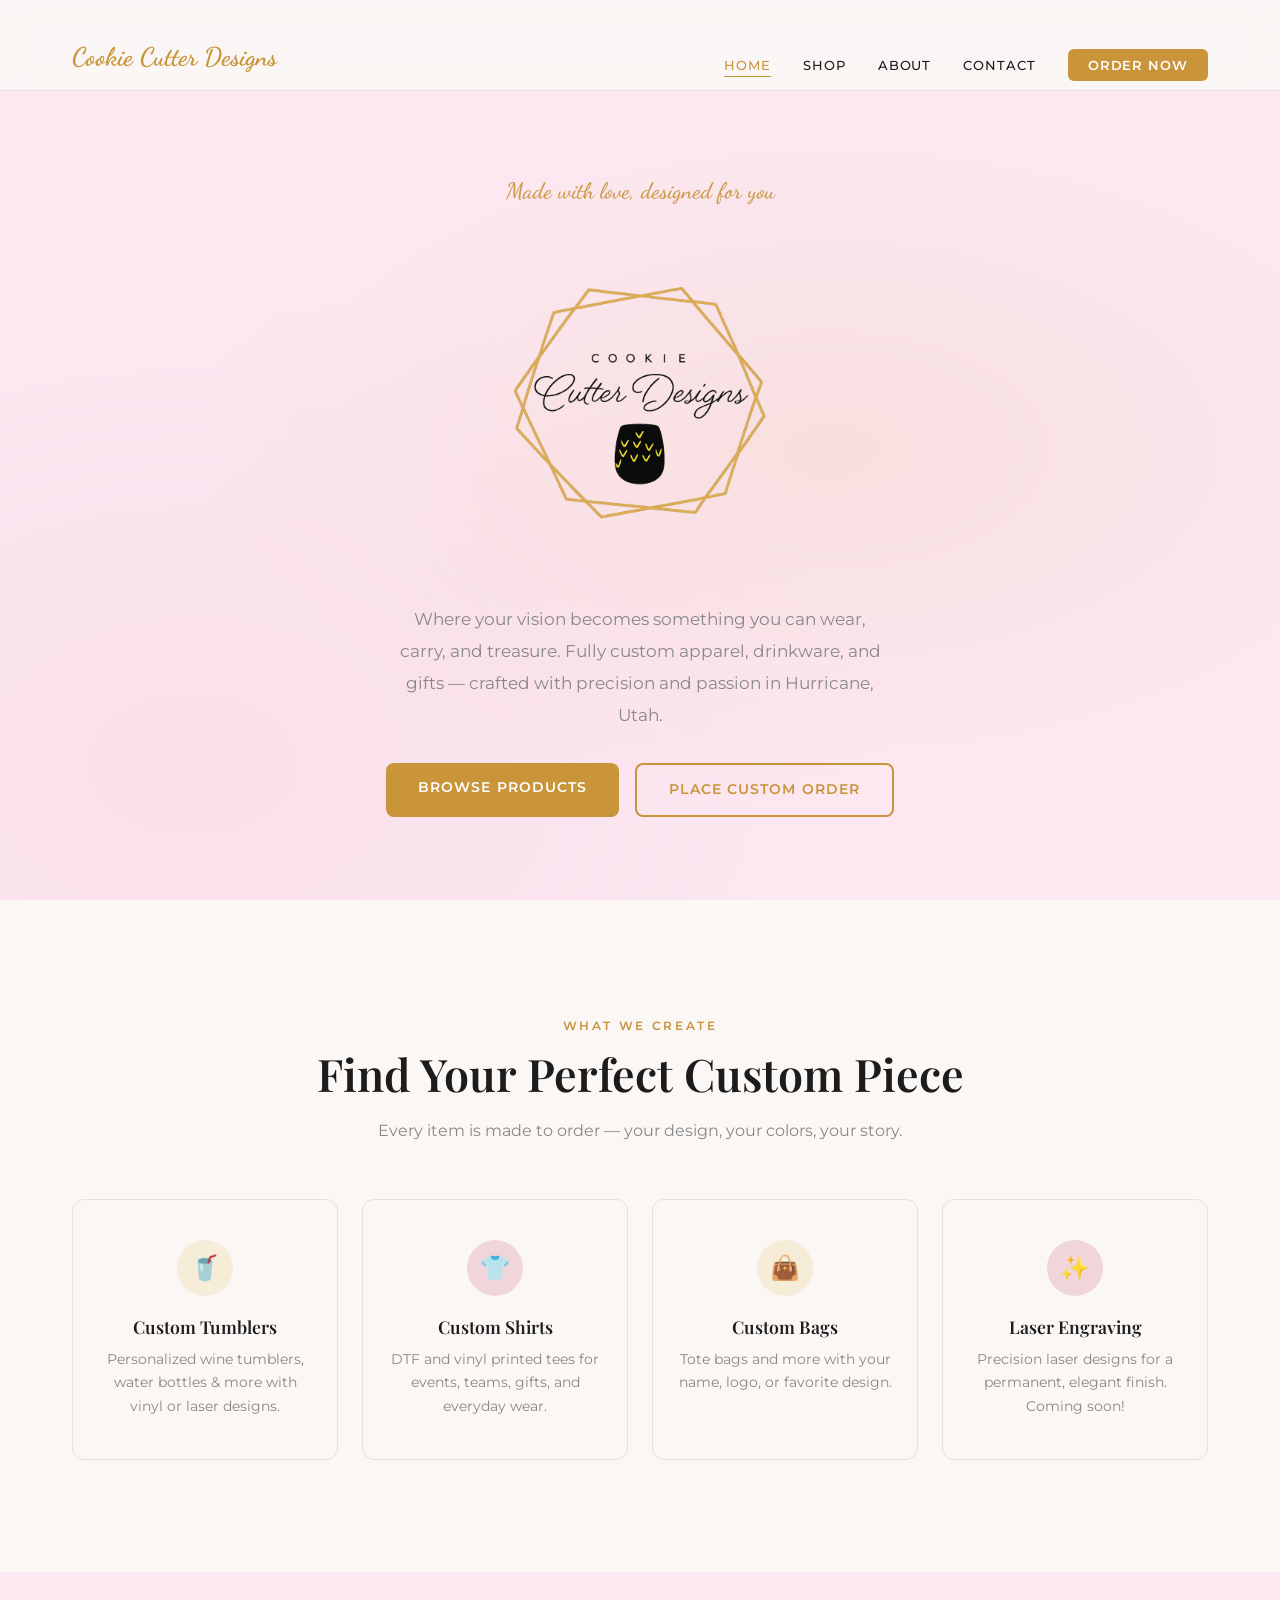
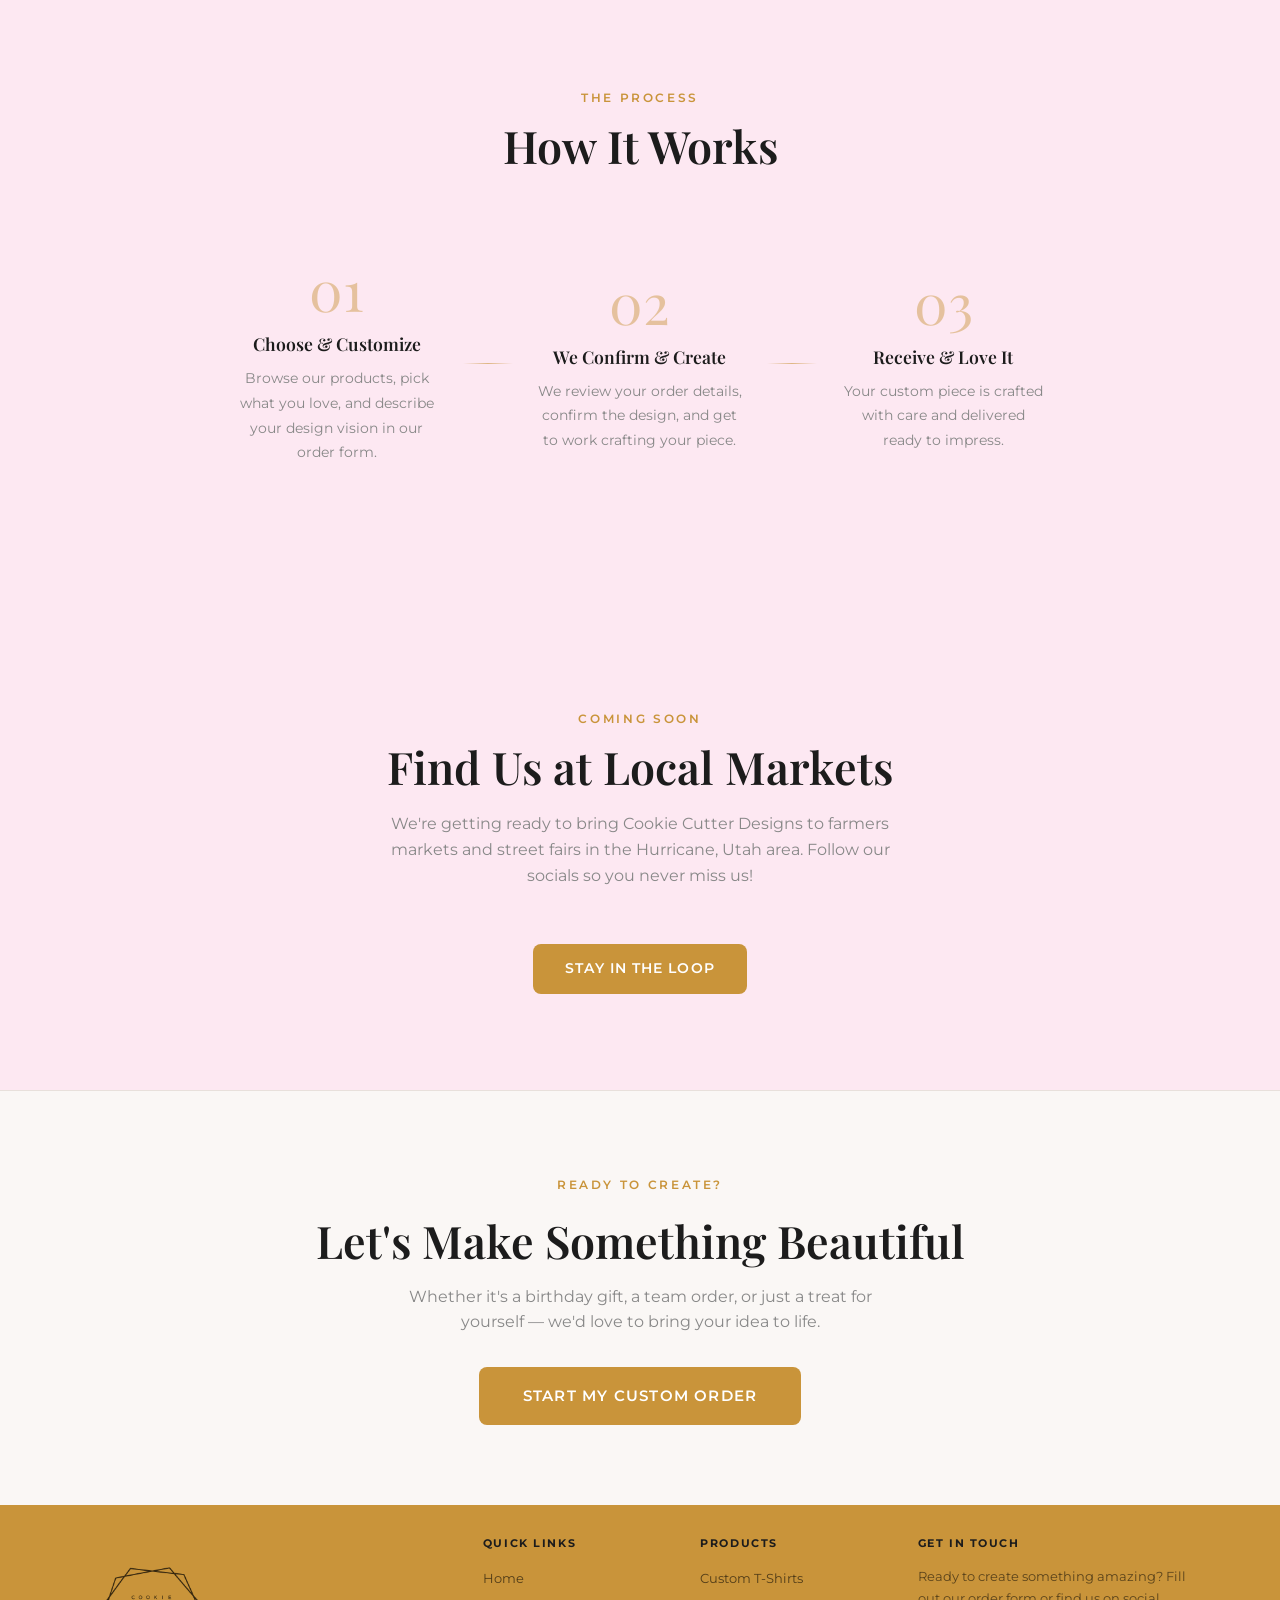
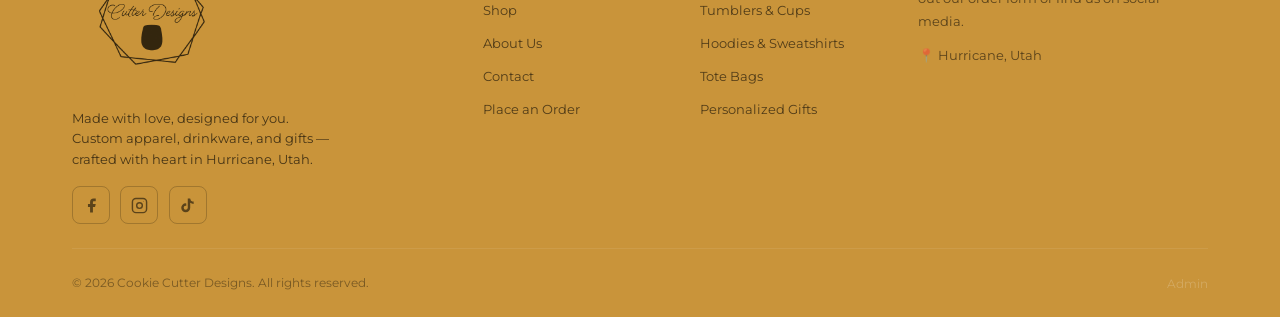
<file: index.html>
<!DOCTYPE html>
<html lang="en">
<head>
    <meta charset="UTF-8">
    <meta name="viewport" content="width=device-width, initial-scale=1.0">
    <title>Cookie Cutter Designs | Made with love, designed for you</title>
    <meta name="description" content="Custom tumblers, shirts, bags & more. Vinyl, DTF & laser designs. Hurricane, Utah.">
    <link rel="preconnect" href="https://fonts.googleapis.com">
    <link rel="preconnect" href="https://fonts.gstatic.com" crossorigin>
    <link href="https://fonts.googleapis.com/css2?family=Playfair+Display:ital,wght@0,400;0,600;0,700;1,400;1,600&family=Dancing+Script:wght@600;700&family=Montserrat:wght@300;400;500;600&display=swap" rel="stylesheet">
    <link rel="stylesheet" href="styles.css">
</head>
<body>

    <!-- NAVIGATION -->
    <nav class="navbar" id="navbar">
        <div class="nav-container">
            <a href="index.html" class="nav-logo nav-logo-text-only">
                <span class="nav-text-logo">Cookie Cutter Designs</span>
            </a>
            <ul class="nav-links" id="navLinks">
                <li><a href="index.html" class="current">Home</a></li>
                <li><a href="shop.html">Shop</a></li>
                <li><a href="about.html">About</a></li>
                <li><a href="contact.html">Contact</a></li>
                <li><a href="contact.html" class="nav-order-btn">Order Now</a></li>
            </ul>
            <button class="hamburger" id="hamburger" onclick="toggleMenu()" aria-label="Menu">
                <span></span><span></span><span></span>
            </button>
        </div>
    </nav>

    <!-- HERO -->
    <section class="hero">
        <div class="hero-content">
            <span class="hero-tagline">Made with love, designed for you</span>
            <img src="images/logo.png" alt="Cookie Cutter Designs" class="hero-inline-logo">
            <p>Where your vision becomes something you can wear, carry, and treasure. Fully custom apparel, drinkware, and gifts — crafted with precision and passion in Hurricane, Utah.</p>
            <div class="hero-buttons">
                <a href="shop.html" class="btn-primary">Browse Products</a>
                <a href="contact.html" class="btn-outline">Place Custom Order</a>
            </div>
        </div>
    </section>

    <!-- WHAT WE CREATE -->
    <section class="about" style="background:var(--cream)">
        <div class="container">
            <div class="section-header">
                <span class="section-tag">What We Create</span>
                <h2>Find Your Perfect Custom Piece</h2>
                <p>Every item is made to order — your design, your colors, your story.</p>
            </div>
            <div class="features-grid">
                <a href="shop.html" class="feature-card feature-link">
                    <div class="feature-icon gold">🥤</div>
                    <h4>Custom Tumblers</h4>
                    <p>Personalized wine tumblers, water bottles & more with vinyl or laser designs.</p>
                </a>
                <a href="shop.html" class="feature-card feature-link">
                    <div class="feature-icon pink">👕</div>
                    <h4>Custom Shirts</h4>
                    <p>DTF and vinyl printed tees for events, teams, gifts, and everyday wear.</p>
                </a>
                <a href="shop.html" class="feature-card feature-link">
                    <div class="feature-icon gold">👜</div>
                    <h4>Custom Bags</h4>
                    <p>Tote bags and more with your name, logo, or favorite design.</p>
                </a>
                <a href="shop.html" class="feature-card feature-link">
                    <div class="feature-icon pink">✨</div>
                    <h4>Laser Engraving</h4>
                    <p>Precision laser designs for a permanent, elegant finish. Coming soon!</p>
                </a>
            </div>
        </div>
    </section>

    <!-- HOW IT WORKS -->
    <section class="how-it-works">
        <div class="container">
            <div class="section-header">
                <span class="section-tag">The Process</span>
                <h2>How It Works</h2>
            </div>
            <div class="steps-grid">
                <div class="step">
                    <div class="step-number">01</div>
                    <h4>Choose &amp; Customize</h4>
                    <p>Browse our products, pick what you love, and describe your design vision in our order form.</p>
                </div>
                <div class="step-divider" aria-hidden="true"></div>
                <div class="step">
                    <div class="step-number">02</div>
                    <h4>We Confirm &amp; Create</h4>
                    <p>We review your order details, confirm the design, and get to work crafting your piece.</p>
                </div>
                <div class="step-divider" aria-hidden="true"></div>
                <div class="step">
                    <div class="step-number">03</div>
                    <h4>Receive &amp; Love It</h4>
                    <p>Your custom piece is crafted with care and delivered ready to impress.</p>
                </div>
            </div>
        </div>
    </section>

    <!-- MARKETS BANNER -->
    <section class="markets-banner">
        <div class="container">
            <div class="section-header">
                <span class="section-tag" style="color:var(--gold)">Coming Soon</span>
                <h2>Find Us at Local Markets</h2>
                <p style="color:var(--gray)">We're getting ready to bring Cookie Cutter Designs to farmers markets and street fairs in the Hurricane, Utah area. Follow our socials so you never miss us!</p>
            </div>
            <div style="text-align:center">
                <a href="notify.html" class="btn-primary">Stay in the Loop</a>
            </div>
        </div>
    </section>

    <!-- CTA -->
    <section class="cta-section">
        <div class="container" style="text-align:center">
            <span class="section-tag">Ready to Create?</span>
            <h2>Let's Make Something Beautiful</h2>
            <p style="color:var(--gray);margin:1rem auto 2rem;max-width:500px">Whether it's a birthday gift, a team order, or just a treat for yourself — we'd love to bring your idea to life.</p>
            <a href="contact.html" class="btn-primary btn-large">Start My Custom Order</a>
        </div>
    </section>

    <!-- FOOTER -->
    <footer class="footer">
        <div class="container">
            <div class="footer-grid">
                <div class="footer-brand">
                    <img src="images/logo.png" alt="Cookie Cutter Designs" class="footer-logo">
                    <p>Made with love, designed for you. Custom apparel, drinkware, and gifts — crafted with heart in Hurricane, Utah.</p>
                    <div class="social-links">
                        <a href="#" class="social-link" aria-label="Facebook" id="fbLink">
                            <svg viewBox="0 0 24 24" fill="currentColor"><path d="M18 2h-3a5 5 0 00-5 5v3H7v4h3v8h4v-8h3l1-4h-4V7a1 1 0 011-1h3z"/></svg>
                        </a>
                        <a href="#" class="social-link" aria-label="Instagram" id="igLink">
                            <svg viewBox="0 0 24 24" fill="none" stroke="currentColor" stroke-width="2"><rect x="2" y="2" width="20" height="20" rx="5" ry="5"/><circle cx="12" cy="12" r="4"/><circle cx="17.5" cy="6.5" r="0.5" fill="currentColor" stroke="none"/></svg>
                        </a>
                        <a href="#" class="social-link" aria-label="TikTok" id="ttLink">
                            <svg viewBox="0 0 24 24" fill="currentColor"><path d="M19.59 6.69a4.83 4.83 0 01-3.77-4.25V2h-3.45v13.67a2.89 2.89 0 01-2.88 2.5 2.89 2.89 0 01-2.89-2.89 2.89 2.89 0 012.89-2.89c.28 0 .54.04.79.1V9.01a6.27 6.27 0 00-.79-.05 6.34 6.34 0 00-6.34 6.34 6.34 6.34 0 006.34 6.34 6.34 6.34 0 006.33-6.34V8.19a8.16 8.16 0 004.84 1.56V6.31a4.85 4.85 0 01-1.07-.38z"/></svg>
                        </a>
                    </div>
                </div>
                <div class="footer-col">
                    <h5>Quick Links</h5>
                    <ul>
                        <li><a href="index.html">Home</a></li>
                        <li><a href="shop.html">Shop</a></li>
                        <li><a href="about.html">About Us</a></li>
                        <li><a href="contact.html">Contact</a></li>
                        <li><a href="contact.html">Place an Order</a></li>
                    </ul>
                </div>
                <div class="footer-col">
                    <h5>Products</h5>
                    <ul>
                        <li><a href="shop.html">Custom T-Shirts</a></li>
                        <li><a href="shop.html">Tumblers &amp; Cups</a></li>
                        <li><a href="shop.html">Hoodies &amp; Sweatshirts</a></li>
                        <li><a href="shop.html">Tote Bags</a></li>
                        <li><a href="shop.html">Personalized Gifts</a></li>
                    </ul>
                </div>
                <div class="footer-col">
                    <h5>Get In Touch</h5>
                    <p class="contact-note">Ready to create something amazing? Fill out our order form or find us on social media.</p>
                    <p class="contact-note" style="margin-top:0.75rem">&#128205; Hurricane, Utah</p>
                </div>
            </div>
            <div class="footer-bottom">
                <p>&copy; 2026 Cookie Cutter Designs. All rights reserved.</p>
                <a href="admin.html" style="color:rgba(255,255,255,0.2);font-size:0.75rem;text-decoration:none">Admin</a>
            </div>
        </div>
    </footer>

    <div id="toast"></div>
    <script src="script.js"></script>
</body>
</html>
</file>
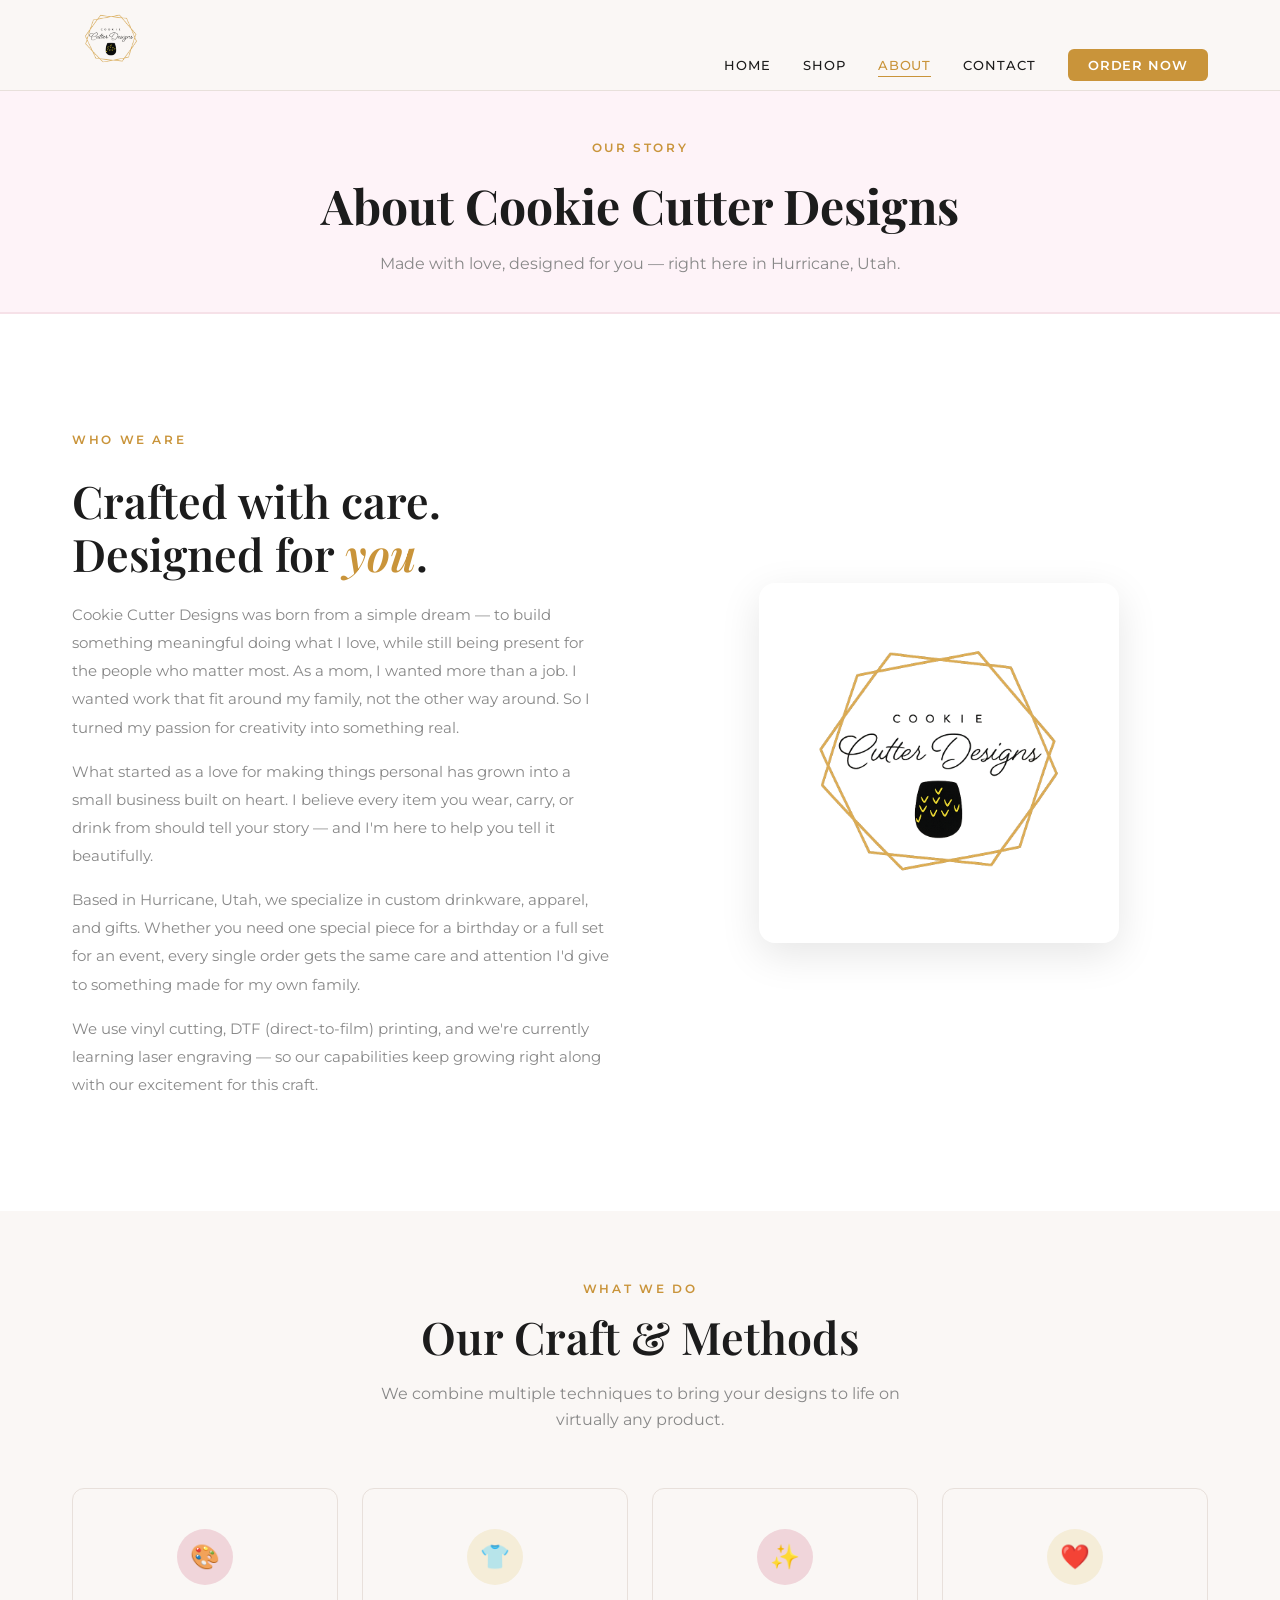
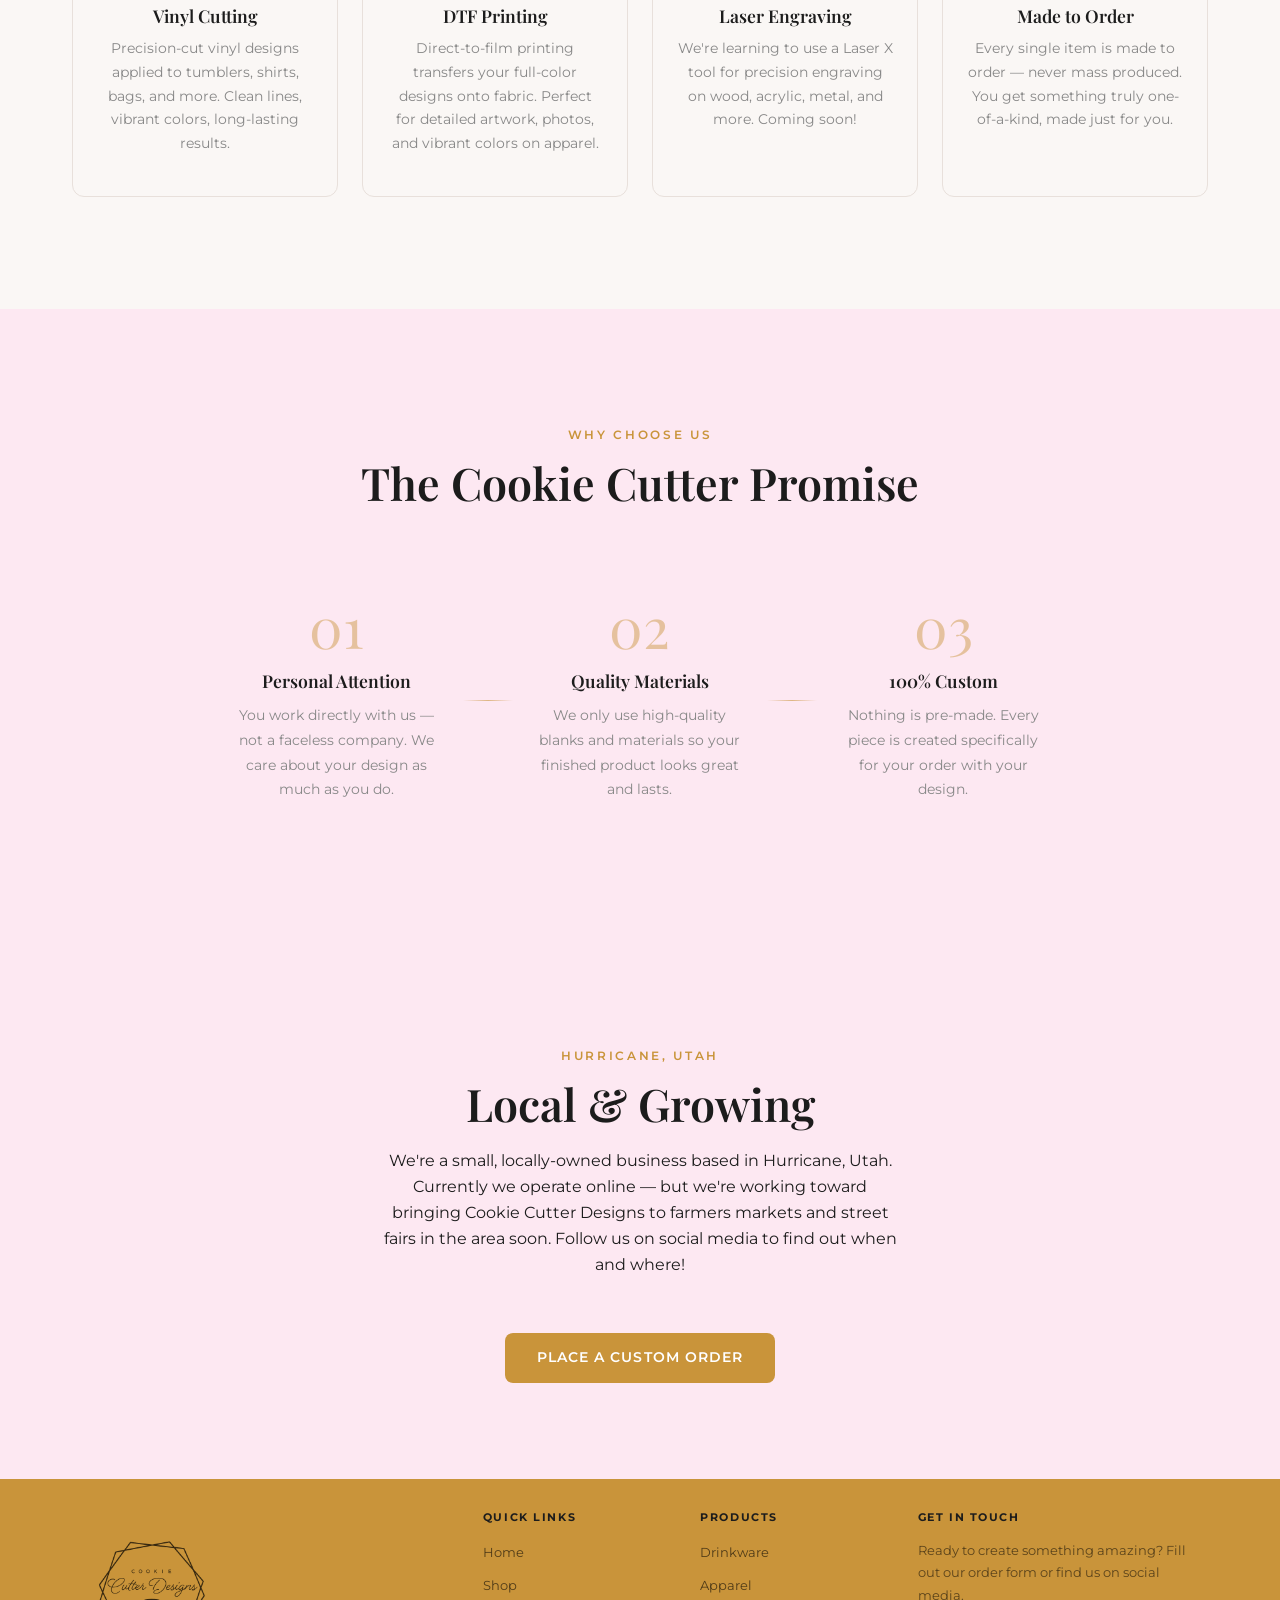
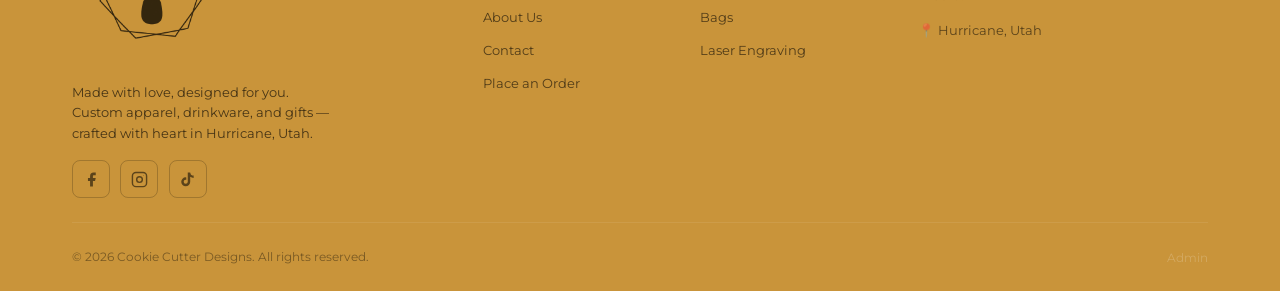
<file: about.html>
<!DOCTYPE html>
<html lang="en">
<head>
    <meta charset="UTF-8">
    <meta name="viewport" content="width=device-width, initial-scale=1.0">
    <title>About | Cookie Cutter Designs</title>
    <meta name="description" content="Learn about Cookie Cutter Designs — custom apparel, drinkware, and gifts made with love in Hurricane, Utah.">
    <link rel="preconnect" href="https://fonts.googleapis.com">
    <link rel="preconnect" href="https://fonts.gstatic.com" crossorigin>
    <link href="https://fonts.googleapis.com/css2?family=Playfair+Display:ital,wght@0,400;0,600;0,700;1,400;1,600&family=Dancing+Script:wght@600;700&family=Montserrat:wght@300;400;500;600&display=swap" rel="stylesheet">
    <link rel="stylesheet" href="styles.css">
</head>
<body>

    <!-- NAVIGATION -->
    <nav class="navbar" id="navbar">
        <div class="nav-container">
            <a href="index.html" class="nav-logo">
                <img src="images/logo.png" alt="Cookie Cutter Designs">
            </a>
            <ul class="nav-links" id="navLinks">
                <li><a href="index.html">Home</a></li>
                <li><a href="shop.html">Shop</a></li>
                <li><a href="about.html" class="current">About</a></li>
                <li><a href="contact.html">Contact</a></li>
                <li><a href="contact.html" class="nav-order-btn">Order Now</a></li>
            </ul>
            <button class="hamburger" id="hamburger" onclick="toggleMenu()" aria-label="Menu">
                <span></span><span></span><span></span>
            </button>
        </div>
    </nav>

    <!-- PAGE HERO -->
    <section class="page-hero">
        <span class="section-tag">Our Story</span>
        <h1 style="font-size:clamp(2rem,4vw,3rem);margin:0.5rem 0 1rem">About Cookie Cutter Designs</h1>
        <p style="color:var(--gray);max-width:520px;margin:0 auto">Made with love, designed for you — right here in Hurricane, Utah.</p>
    </section>

    <!-- STORY SECTION -->
    <section class="about" style="background:var(--white)">
        <div class="container">
            <div class="about-story-grid">
                <div class="story-text">
                    <span class="section-tag">Who We Are</span>
                    <h2 style="margin:0.75rem 0 1.25rem">Crafted with care.<br>Designed for <em>you</em>.</h2>
                    <p>Cookie Cutter Designs was born from a simple dream — to build something meaningful doing what I love, while still being present for the people who matter most. As a mom, I wanted more than a job. I wanted work that fit around my family, not the other way around. So I turned my passion for creativity into something real.</p>
                    <p style="margin-top:1rem">What started as a love for making things personal has grown into a small business built on heart. I believe every item you wear, carry, or drink from should tell your story — and I'm here to help you tell it beautifully.</p>
                    <p style="margin-top:1rem">Based in Hurricane, Utah, we specialize in custom drinkware, apparel, and gifts. Whether you need one special piece for a birthday or a full set for an event, every single order gets the same care and attention I'd give to something made for my own family.</p>
                    <p style="margin-top:1rem">We use vinyl cutting, DTF (direct-to-film) printing, and we're currently learning laser engraving — so our capabilities keep growing right along with our excitement for this craft.</p>
                </div>
                <div class="story-logo-wrap">
                    <img src="images/logo.png" alt="Cookie Cutter Designs Logo" style="width:100%;max-width:360px;border-radius:16px;box-shadow:0 12px 40px rgba(0,0,0,0.1)">
                </div>
            </div>
        </div>
    </section>

    <!-- WHAT WE DO -->
    <section class="about" style="background:var(--cream);padding-top:4rem">
        <div class="container">
            <div class="section-header">
                <span class="section-tag">What We Do</span>
                <h2>Our Craft &amp; Methods</h2>
                <p>We combine multiple techniques to bring your designs to life on virtually any product.</p>
            </div>
            <div class="features-grid">
                <div class="feature-card">
                    <div class="feature-icon pink" style="font-size:1.5rem;width:56px;height:56px">🎨</div>
                    <h4>Vinyl Cutting</h4>
                    <p>Precision-cut vinyl designs applied to tumblers, shirts, bags, and more. Clean lines, vibrant colors, long-lasting results.</p>
                </div>
                <div class="feature-card">
                    <div class="feature-icon gold" style="font-size:1.5rem;width:56px;height:56px">👕</div>
                    <h4>DTF Printing</h4>
                    <p>Direct-to-film printing transfers your full-color designs onto fabric. Perfect for detailed artwork, photos, and vibrant colors on apparel.</p>
                </div>
                <div class="feature-card">
                    <div class="feature-icon pink" style="font-size:1.5rem;width:56px;height:56px">✨</div>
                    <h4>Laser Engraving</h4>
                    <p>We're learning to use a Laser X tool for precision engraving on wood, acrylic, metal, and more. Coming soon!</p>
                </div>
                <div class="feature-card">
                    <div class="feature-icon gold" style="font-size:1.5rem;width:56px;height:56px">❤️</div>
                    <h4>Made to Order</h4>
                    <p>Every single item is made to order — never mass produced. You get something truly one-of-a-kind, made just for you.</p>
                </div>
            </div>
        </div>
    </section>

    <!-- WHY CHOOSE US -->
    <section class="how-it-works">
        <div class="container">
            <div class="section-header">
                <span class="section-tag">Why Choose Us</span>
                <h2>The Cookie Cutter Promise</h2>
            </div>
            <div class="steps-grid">
                <div class="step">
                    <div class="step-number">01</div>
                    <h4>Personal Attention</h4>
                    <p>You work directly with us — not a faceless company. We care about your design as much as you do.</p>
                </div>
                <div class="step-divider" aria-hidden="true"></div>
                <div class="step">
                    <div class="step-number">02</div>
                    <h4>Quality Materials</h4>
                    <p>We only use high-quality blanks and materials so your finished product looks great and lasts.</p>
                </div>
                <div class="step-divider" aria-hidden="true"></div>
                <div class="step">
                    <div class="step-number">03</div>
                    <h4>100% Custom</h4>
                    <p>Nothing is pre-made. Every piece is created specifically for your order with your design.</p>
                </div>
            </div>
        </div>
    </section>

    <!-- LOCATION / MARKETS -->
    <section class="markets-banner">
        <div class="container">
            <div class="section-header">
                <span class="section-tag" style="color:var(--gold)">Hurricane, Utah</span>
                <h2>Local &amp; Growing</h2>
                <p style="color:var(--black);max-width:520px;margin:0 auto">We're a small, locally-owned business based in Hurricane, Utah. Currently we operate online — but we're working toward bringing Cookie Cutter Designs to farmers markets and street fairs in the area soon. Follow us on social media to find out when and where!</p>
            </div>
            <div style="text-align:center">
                <a href="contact.html" class="btn-primary">Place a Custom Order</a>
            </div>
        </div>
    </section>

    <!-- FOOTER -->
    <footer class="footer">
        <div class="container">
            <div class="footer-grid">
                <div class="footer-brand">
                    <img src="images/logo.png" alt="Cookie Cutter Designs" class="footer-logo">
                    <p>Made with love, designed for you. Custom apparel, drinkware, and gifts — crafted with heart in Hurricane, Utah.</p>
                    <div class="social-links">
                        <a href="#" class="social-link" aria-label="Facebook">
                            <svg viewBox="0 0 24 24" fill="currentColor"><path d="M18 2h-3a5 5 0 00-5 5v3H7v4h3v8h4v-8h3l1-4h-4V7a1 1 0 011-1h3z"/></svg>
                        </a>
                        <a href="#" class="social-link" aria-label="Instagram">
                            <svg viewBox="0 0 24 24" fill="none" stroke="currentColor" stroke-width="2"><rect x="2" y="2" width="20" height="20" rx="5" ry="5"/><circle cx="12" cy="12" r="4"/><circle cx="17.5" cy="6.5" r="0.5" fill="currentColor" stroke="none"/></svg>
                        </a>
                        <a href="#" class="social-link" aria-label="TikTok">
                            <svg viewBox="0 0 24 24" fill="currentColor"><path d="M19.59 6.69a4.83 4.83 0 01-3.77-4.25V2h-3.45v13.67a2.89 2.89 0 01-2.88 2.5 2.89 2.89 0 01-2.89-2.89 2.89 2.89 0 012.89-2.89c.28 0 .54.04.79.1V9.01a6.27 6.27 0 00-.79-.05 6.34 6.34 0 00-6.34 6.34 6.34 6.34 0 006.34 6.34 6.34 6.34 0 006.33-6.34V8.19a8.16 8.16 0 004.84 1.56V6.31a4.85 4.85 0 01-1.07-.38z"/></svg>
                        </a>
                    </div>
                </div>
                <div class="footer-col">
                    <h5>Quick Links</h5>
                    <ul>
                        <li><a href="index.html">Home</a></li>
                        <li><a href="shop.html">Shop</a></li>
                        <li><a href="about.html">About Us</a></li>
                        <li><a href="contact.html">Contact</a></li>
                        <li><a href="contact.html">Place an Order</a></li>
                    </ul>
                </div>
                <div class="footer-col">
                    <h5>Products</h5>
                    <ul>
                        <li><a href="shop.html#tumblers">Drinkware</a></li>
                        <li><a href="shop.html#shirts">Apparel</a></li>
                        <li><a href="shop.html#bags">Bags</a></li>
                        <li><a href="shop.html#laser">Laser Engraving</a></li>
                    </ul>
                </div>
                <div class="footer-col">
                    <h5>Get In Touch</h5>
                    <p class="contact-note">Ready to create something amazing? Fill out our order form or find us on social media.</p>
                    <p class="contact-note" style="margin-top:0.75rem">&#128205; Hurricane, Utah</p>
                </div>
            </div>
            <div class="footer-bottom">
                <p>&copy; 2026 Cookie Cutter Designs. All rights reserved.</p>
                <a href="admin.html" style="color:rgba(255,255,255,0.2);font-size:0.75rem;text-decoration:none">Admin</a>
            </div>
        </div>
    </footer>

    <script src="script.js"></script>
</body>
</html>
</file>
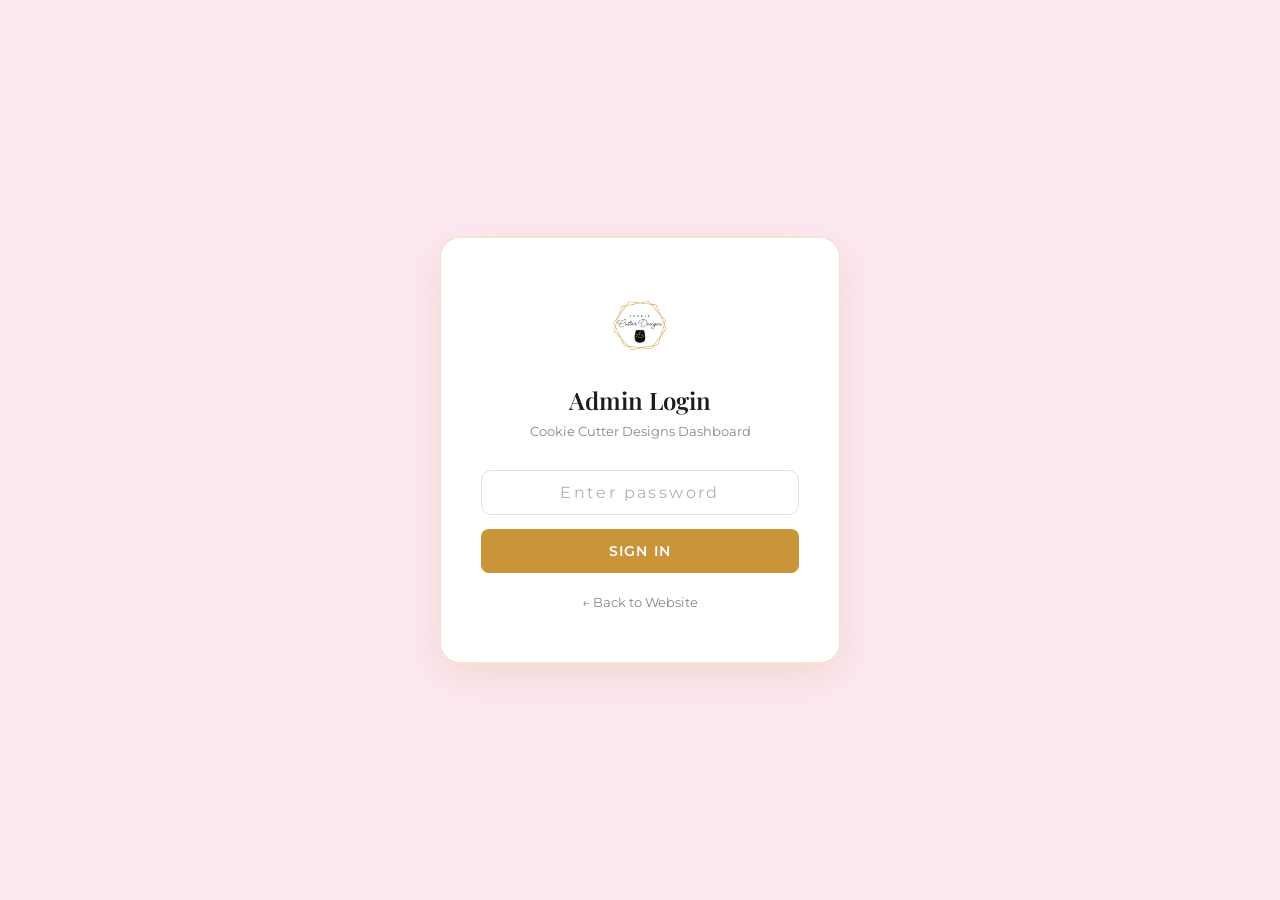
<file: admin.html>
<!DOCTYPE html>
<html lang="en">
<head>
    <meta charset="UTF-8">
    <meta name="viewport" content="width=device-width, initial-scale=1.0">
    <title>Admin | Cookie Cutter Designs</title>
    <link rel="preconnect" href="https://fonts.googleapis.com">
    <link rel="preconnect" href="https://fonts.gstatic.com" crossorigin>
    <link href="https://fonts.googleapis.com/css2?family=Playfair+Display:ital,wght@0,400;0,600;0,700&family=Dancing+Script:wght@600;700&family=Montserrat:wght@300;400;500;600&display=swap" rel="stylesheet">
    <link rel="stylesheet" href="styles.css">
    <style>
        body { background: var(--cream); }

        /* ── LOGIN SCREEN ── */
        .login-screen {
            min-height: 100vh;
            display: flex;
            align-items: center;
            justify-content: center;
            background: #FDE8F2;
            padding: 24px;
        }

        .login-box {
            background: var(--white);
            border-radius: 20px;
            padding: 48px 40px;
            width: 100%;
            max-width: 400px;
            text-align: center;
            box-shadow: 0 12px 40px rgba(201,148,58,0.2);
            border: 1.5px solid rgba(201,148,58,0.25);
        }

        .login-logo {
            height: 80px;
            width: auto;
            margin: 0 auto 20px;
        }

        .login-title {
            font-family: var(--font-heading);
            font-size: 1.5rem;
            color: var(--black);
            margin-bottom: 6px;
        }

        .login-sub {
            font-size: 0.82rem;
            color: var(--gray);
            margin-bottom: 28px;
        }

        .login-box input[type="password"] {
            width: 100%;
            padding: 12px 16px;
            border: 1.5px solid var(--border);
            border-radius: 10px;
            font-family: var(--font-body);
            font-size: 1rem;
            text-align: center;
            letter-spacing: 0.15em;
            margin-bottom: 14px;
            outline: none;
            transition: border-color 0.2s, box-shadow 0.2s;
        }

        .login-box input[type="password"]:focus {
            border-color: var(--gold);
            box-shadow: 0 0 0 3px rgba(201,148,58,0.12);
        }

        .login-error {
            color: #c0392b;
            font-size: 0.82rem;
            margin-bottom: 12px;
            display: none;
        }

        .login-back {
            display: block;
            margin-top: 20px;
            font-size: 0.8rem;
            color: var(--gray);
            text-decoration: none;
        }

        .login-back:hover { color: var(--gold); }

        /* ── ADMIN DASHBOARD ── */
        .admin-wrap { display: none; }

        .admin-header {
            background: var(--gold);
            padding: 18px 32px;
            display: flex;
            align-items: center;
            justify-content: space-between;
            gap: 16px;
            flex-wrap: wrap;
            border-bottom: 2px solid var(--gold-hover);
        }

        .admin-header-left {
            display: flex;
            align-items: center;
            gap: 16px;
        }

        .admin-header img { height: 44px; width: auto; }

        .admin-header-title {
            font-family: var(--font-heading);
            font-size: 1.1rem;
            color: var(--black);
        }

        .admin-header-title span {
            display: block;
            font-family: var(--font-body);
            font-size: 0.72rem;
            color: rgba(0,0,0,0.6);
            font-weight: 600;
            letter-spacing: 0.15em;
            text-transform: uppercase;
        }

        .admin-header-right {
            display: flex;
            align-items: center;
            gap: 12px;
        }

        .admin-logout {
            background: none;
            border: 1px solid rgba(0,0,0,0.2);
            color: rgba(0,0,0,0.65);
            padding: 7px 16px;
            border-radius: 20px;
            font-family: var(--font-body);
            font-size: 0.78rem;
            cursor: pointer;
            transition: all 0.2s;
        }

        .admin-logout:hover {
            border-color: var(--black);
            color: var(--black);
        }

        .admin-body {
            max-width: 1100px;
            margin: 0 auto;
            padding: 36px 24px 60px;
        }

        /* STATS */
        .admin-stats {
            display: grid;
            grid-template-columns: repeat(auto-fit, minmax(160px, 1fr));
            gap: 16px;
            margin-bottom: 36px;
        }

        .stat-card {
            background: var(--white);
            border-radius: 14px;
            padding: 22px 20px;
            border: 1px solid var(--border);
            text-align: center;
        }

        .stat-card .stat-num {
            font-family: var(--font-heading);
            font-size: 2rem;
            color: var(--gold);
            font-weight: 700;
            display: block;
        }

        .stat-card .stat-label {
            font-size: 0.75rem;
            color: var(--gray);
            text-transform: uppercase;
            letter-spacing: 0.1em;
            font-weight: 600;
            margin-top: 4px;
        }

        /* TABS */
        .admin-tabs {
            display: flex;
            gap: 4px;
            margin-bottom: 20px;
            border-bottom: 2px solid var(--border);
            padding-bottom: 0;
            overflow-x: auto;
        }

        .admin-tab {
            padding: 10px 20px;
            border: none;
            background: none;
            font-family: var(--font-body);
            font-size: 0.82rem;
            font-weight: 600;
            color: var(--gray);
            cursor: pointer;
            border-bottom: 2px solid transparent;
            margin-bottom: -2px;
            white-space: nowrap;
            transition: all 0.2s;
        }

        .admin-tab:hover { color: var(--gold); }
        .admin-tab.active { color: var(--gold); border-bottom-color: var(--gold); }

        .tab-panel { display: none; }
        .tab-panel.active { display: block; }

        /* ORDERS TABLE */
        .orders-toolbar {
            display: flex;
            align-items: center;
            justify-content: space-between;
            gap: 12px;
            margin-bottom: 16px;
            flex-wrap: wrap;
        }

        .orders-toolbar h3 {
            font-size: 1.05rem;
            color: var(--black);
        }

        .orders-search {
            padding: 8px 14px;
            border: 1.5px solid var(--border);
            border-radius: 8px;
            font-family: var(--font-body);
            font-size: 0.85rem;
            outline: none;
            width: 220px;
            transition: border-color 0.2s;
        }

        .orders-search:focus { border-color: var(--gold); }

        .orders-table-wrap {
            background: var(--white);
            border-radius: 14px;
            border: 1px solid var(--border);
            overflow: hidden;
        }

        .orders-table {
            width: 100%;
            border-collapse: collapse;
            font-size: 0.85rem;
        }

        .orders-table th {
            background: var(--cream);
            padding: 12px 16px;
            text-align: left;
            font-size: 0.72rem;
            font-weight: 700;
            letter-spacing: 0.1em;
            text-transform: uppercase;
            color: var(--gray);
            border-bottom: 1px solid var(--border);
        }

        .orders-table td {
            padding: 13px 16px;
            border-bottom: 1px solid var(--border);
            color: var(--black);
            vertical-align: top;
        }

        .orders-table tr:last-child td { border-bottom: none; }
        .orders-table tr:hover td { background: var(--cream); }

        .order-status {
            display: inline-block;
            padding: 3px 10px;
            border-radius: 20px;
            font-size: 0.72rem;
            font-weight: 700;
        }

        .status-new { background: #FDE8F2; color: #9B3F56; }
        .status-in-progress { background: #FDF6E3; color: #8B6914; }
        .status-complete { background: #E8F5E9; color: #2E7D32; }
        .status-cancelled { background: #F5F5F5; color: #757575; }

        .order-actions { display: flex; gap: 6px; flex-wrap: wrap; }

        .action-btn {
            padding: 4px 10px;
            border-radius: 6px;
            font-size: 0.72rem;
            font-weight: 600;
            cursor: pointer;
            border: 1px solid var(--border);
            background: var(--white);
            color: var(--gray);
            transition: all 0.2s;
            font-family: var(--font-body);
        }

        .action-btn:hover { border-color: var(--gold); color: var(--gold); }
        .action-btn.danger:hover { border-color: #c0392b; color: #c0392b; }

        .empty-state {
            text-align: center;
            padding: 48px 24px;
            color: var(--gray);
        }

        .empty-state p { font-size: 0.9rem; margin-top: 8px; }

        /* ORDER DETAIL MODAL */
        .modal-overlay {
            display: none;
            position: fixed;
            inset: 0;
            background: rgba(0,0,0,0.55);
            z-index: 2000;
            align-items: center;
            justify-content: center;
            padding: 20px;
        }

        .modal-overlay.open { display: flex; }

        .modal {
            background: var(--white);
            border-radius: 16px;
            width: 100%;
            max-width: 600px;
            max-height: 90vh;
            overflow-y: auto;
            box-shadow: 0 20px 60px rgba(0,0,0,0.25);
        }

        .modal-header {
            padding: 20px 24px;
            border-bottom: 1px solid var(--border);
            display: flex;
            align-items: center;
            justify-content: space-between;
        }

        .modal-header h3 { font-size: 1.1rem; }

        .modal-close {
            background: none;
            border: none;
            font-size: 1.2rem;
            cursor: pointer;
            color: var(--gray);
            width: 32px; height: 32px;
            border-radius: 50%;
            display: flex; align-items: center; justify-content: center;
        }

        .modal-close:hover { background: var(--cream); }

        .modal-body { padding: 24px; }

        .detail-row {
            display: grid;
            grid-template-columns: 140px 1fr;
            gap: 8px;
            padding: 10px 0;
            border-bottom: 1px solid var(--border);
            font-size: 0.88rem;
        }

        .detail-row:last-child { border-bottom: none; }
        .detail-label { font-weight: 600; color: var(--gray); font-size: 0.78rem; text-transform: uppercase; letter-spacing: 0.08em; padding-top: 2px; }
        .detail-value { color: var(--black); line-height: 1.6; word-break: break-word; }

        .modal-footer {
            padding: 16px 24px;
            border-top: 1px solid var(--border);
            display: flex;
            gap: 10px;
            flex-wrap: wrap;
        }

        /* SETTINGS */
        .settings-card {
            background: var(--white);
            border-radius: 14px;
            border: 1px solid var(--border);
            padding: 28px;
            margin-bottom: 20px;
            max-width: 520px;
        }

        .settings-card h3 {
            font-size: 1rem;
            margin-bottom: 6px;
        }

        .settings-card p {
            font-size: 0.85rem;
            color: var(--gray);
            margin-bottom: 20px;
        }

        .settings-card input {
            width: 100%;
            padding: 10px 14px;
            border: 1.5px solid var(--border);
            border-radius: 8px;
            font-family: var(--font-body);
            font-size: 0.9rem;
            margin-bottom: 12px;
            outline: none;
            transition: border-color 0.2s;
        }

        .settings-card input:focus { border-color: var(--gold); }

        .settings-card .social-row {
            display: flex;
            align-items: center;
            gap: 10px;
            margin-bottom: 12px;
        }

        .settings-card .social-label {
            font-size: 0.8rem;
            font-weight: 600;
            color: var(--gray);
            width: 90px;
            flex-shrink: 0;
        }

        /* TOAST */
        #toast {
            position: fixed;
            bottom: 28px;
            left: 50%;
            transform: translateX(-50%) translateY(80px);
            background: var(--black);
            color: #fff;
            padding: 12px 24px;
            border-radius: 30px;
            font-size: 0.88rem;
            font-weight: 500;
            z-index: 9999;
            opacity: 0;
            transition: all 0.35s cubic-bezier(0.34,1.56,0.64,1);
            white-space: nowrap;
        }

        #toast.show { opacity: 1; transform: translateX(-50%) translateY(0); }
        #toast.success { background: #2D6A4F; }
        #toast.error { background: #9B3F56; }

        @media (max-width: 640px) {
            .login-box { padding: 32px 20px; }
            .admin-body { padding: 16px 12px 40px; }
            .admin-header { padding: 12px 16px; gap: 10px; }
            .admin-header img { height: 32px; }
            .admin-header-title { font-size: 0.9rem; }
            .admin-stats { grid-template-columns: repeat(2, 1fr); gap: 10px; }
            .stat-card { padding: 14px 12px; }
            .stat-card .stat-num { font-size: 1.6rem; }
            .orders-table { font-size: 0.78rem; }
            .orders-table th, .orders-table td { padding: 9px 10px; }
            .orders-table th:nth-child(4),
            .orders-table td:nth-child(4) { display: none; }
            .detail-row { grid-template-columns: 1fr; gap: 4px; }
            .orders-toolbar { flex-direction: column; align-items: flex-start; }
            .orders-search { width: 100%; }
            .settings-card { padding: 20px 16px; }
            .modal { border-radius: 12px 12px 0 0; position: fixed; bottom: 0; max-height: 85vh; }
            .modal-overlay { align-items: flex-end; padding: 0; }
            .admin-tab { padding: 8px 14px; font-size: 0.78rem; }
        }
    </style>
</head>
<body>

<!-- LOGIN SCREEN -->
<div class="login-screen" id="loginScreen">
    <div class="login-box">
        <img src="images/logo.png" alt="Cookie Cutter Designs" class="login-logo">
        <h2 class="login-title">Admin Login</h2>
        <p class="login-sub">Cookie Cutter Designs Dashboard</p>
        <input type="password" id="pwdInput" placeholder="Enter password" onkeydown="if(event.key==='Enter')doLogin()">
        <p class="login-error" id="loginError">Incorrect password. Please try again.</p>
        <button class="btn-primary btn-block" onclick="doLogin()">Sign In</button>
        <a href="index.html" class="login-back">← Back to Website</a>
    </div>
</div>

<!-- ADMIN DASHBOARD -->
<div class="admin-wrap" id="adminWrap">

    <div class="admin-header">
        <div class="admin-header-left">
            <img src="images/logo.png" alt="Logo">
            <div class="admin-header-title">
                <span>Admin Dashboard</span>
                Cookie Cutter Designs
            </div>
        </div>
        <div class="admin-header-right">
            <a href="index.html" style="color:rgba(0,0,0,0.5);font-size:0.8rem;text-decoration:none">View Site</a>
            <button class="admin-logout" onclick="doLogout()">Log Out</button>
        </div>
    </div>

    <div class="admin-body">

        <!-- STATS -->
        <div class="admin-stats" id="adminStats"></div>

        <!-- TABS -->
        <div class="admin-tabs">
            <button class="admin-tab active" onclick="switchTab('orders', this)">Order Requests</button>
            <button class="admin-tab" onclick="switchTab('signups', this)">Market Signups</button>
            <button class="admin-tab" onclick="switchTab('settings', this)">Settings</button>
        </div>

        <!-- ORDERS TAB -->
        <div class="tab-panel active" id="tab-orders">
            <div class="orders-toolbar">
                <h3>All Order Requests</h3>
                <input class="orders-search" type="text" placeholder="Search orders..." oninput="filterOrders(this.value)" id="orderSearch">
            </div>
            <div class="orders-table-wrap">
                <table class="orders-table">
                    <thead>
                        <tr>
                            <th>Date</th>
                            <th>Customer</th>
                            <th>Product</th>
                            <th>Qty</th>
                            <th>Status</th>
                            <th>Actions</th>
                        </tr>
                    </thead>
                    <tbody id="ordersBody"></tbody>
                </table>
            </div>
        </div>

        <!-- MARKET SIGNUPS TAB -->
        <div class="tab-panel" id="tab-signups">
            <div class="orders-toolbar">
                <h3>Market Notification Signups</h3>
                <input class="orders-search" type="text" placeholder="Search signups..." oninput="filterSignups(this.value)">
            </div>
            <div class="orders-table-wrap">
                <table class="orders-table">
                    <thead>
                        <tr>
                            <th>Date</th>
                            <th>Name</th>
                            <th>Email</th>
                            <th>Phone</th>
                            <th>Actions</th>
                        </tr>
                    </thead>
                    <tbody id="signupsBody"></tbody>
                </table>
            </div>
        </div>

        <!-- SETTINGS TAB -->
        <div class="tab-panel" id="tab-settings">

            <!-- Change Password -->
            <div class="settings-card">
                <h3>Change Admin Password</h3>
                <p>Update the password used to access this dashboard.</p>
                <input type="password" id="newPwd1" placeholder="New password">
                <input type="password" id="newPwd2" placeholder="Confirm new password">
                <button class="btn-primary" onclick="changePassword()">Update Password</button>
            </div>

            <!-- Social Media Links -->
            <div class="settings-card">
                <h3>Social Media Links</h3>
                <p>Update these when you create your social accounts. Links will appear in the footer of every page.</p>
                <div class="social-row">
                    <span class="social-label">Facebook</span>
                    <input type="url" id="fbUrl" placeholder="https://facebook.com/..." style="margin-bottom:0">
                </div>
                <div class="social-row">
                    <span class="social-label">Instagram</span>
                    <input type="url" id="igUrl" placeholder="https://instagram.com/..." style="margin-bottom:0">
                </div>
                <div class="social-row" style="margin-bottom:20px">
                    <span class="social-label">TikTok</span>
                    <input type="url" id="ttUrl" placeholder="https://tiktok.com/@..." style="margin-bottom:0">
                </div>
                <button class="btn-primary" onclick="saveSocialLinks()">Save Links</button>
                <p style="margin-top:10px;font-size:0.78rem;color:var(--gray);margin-bottom:0">Note: social links save to this browser's storage. To apply sitewide, contact your web developer to hardcode them once you have your handles.</p>
            </div>

            <!-- Clear All Orders -->
            <div class="settings-card" style="border-color:#FFD0D0">
                <h3 style="color:#9B3F56">Danger Zone</h3>
                <p>Permanently delete all order request data. This cannot be undone.</p>
                <button class="btn-outline" style="border-color:#c0392b;color:#c0392b;margin-bottom:10px" onclick="clearAllOrders()">Clear All Orders</button>
                <p style="margin-top:12px">Permanently delete all market notification signups. This cannot be undone.</p>
                <button class="btn-outline" style="border-color:#c0392b;color:#c0392b" onclick="clearAllSignups()">Clear All Signups</button>
            </div>

        </div>

    </div>
</div>

<!-- ORDER DETAIL MODAL -->
<div class="modal-overlay" id="modalOverlay" onclick="closeModal(event)">
    <div class="modal" id="modal">
        <div class="modal-header">
            <h3>Order Details</h3>
            <button class="modal-close" onclick="closeModalDirect()">&#x2715;</button>
        </div>
        <div class="modal-body" id="modalBody"></div>
        <div class="modal-footer" id="modalFooter"></div>
    </div>
</div>

<div id="toast"></div>

<script>
// ── DEFAULT PASSWORD ─────────────────────────────
const DEFAULT_PWD = 'Cookie2026!';

function getPassword() {
    return localStorage.getItem('ccd_pwd') || DEFAULT_PWD;
}

// ── LOGIN / LOGOUT ───────────────────────────────
function doLogin() {
    const val = document.getElementById('pwdInput').value;
    if (val === getPassword()) {
        sessionStorage.setItem('ccd_admin', '1');
        showDashboard();
    } else {
        document.getElementById('loginError').style.display = 'block';
        document.getElementById('pwdInput').value = '';
        document.getElementById('pwdInput').focus();
    }
}

function doLogout() {
    sessionStorage.removeItem('ccd_admin');
    document.getElementById('adminWrap').style.display = 'none';
    document.getElementById('loginScreen').style.display = 'flex';
    document.getElementById('pwdInput').value = '';
    document.getElementById('loginError').style.display = 'none';
}

function showDashboard() {
    document.getElementById('loginScreen').style.display = 'none';
    document.getElementById('adminWrap').style.display = 'block';
    renderStats();
    renderOrders();
    renderSignups();
    loadSocialInputs();
}

// Auto-login if session active
window.addEventListener('DOMContentLoaded', () => {
    if (sessionStorage.getItem('ccd_admin') === '1') {
        showDashboard();
    }
});

// ── TABS ─────────────────────────────────────────
function switchTab(name, btn) {
    document.querySelectorAll('.admin-tab').forEach(t => t.classList.remove('active'));
    document.querySelectorAll('.tab-panel').forEach(p => p.classList.remove('active'));
    btn.classList.add('active');
    document.getElementById('tab-' + name).classList.add('active');
}

// ── STATS ────────────────────────────────────────
function renderStats() {
    const orders = getOrders();
    const newCount = orders.filter(o => o.status === 'new').length;
    const inProgressCount = orders.filter(o => o.status === 'in-progress').length;
    const completeCount = orders.filter(o => o.status === 'complete').length;

    const signups = getSignups();
    document.getElementById('adminStats').innerHTML = `
        <div class="stat-card"><span class="stat-num">${orders.length}</span><span class="stat-label">Total Orders</span></div>
        <div class="stat-card"><span class="stat-num" style="color:var(--pink)">${newCount}</span><span class="stat-label">New</span></div>
        <div class="stat-card"><span class="stat-num">${inProgressCount}</span><span class="stat-label">In Progress</span></div>
        <div class="stat-card"><span class="stat-num" style="color:#2E7D32">${completeCount}</span><span class="stat-label">Completed</span></div>
        <div class="stat-card"><span class="stat-num" style="color:var(--gold)">${signups.length}</span><span class="stat-label">Market Signups</span></div>
    `;
}

// ── ORDERS ───────────────────────────────────────
function getOrders() {
    return JSON.parse(localStorage.getItem('ccd_orders') || '[]');
}

function saveOrders(orders) {
    localStorage.setItem('ccd_orders', JSON.stringify(orders));
}

function formatDate(iso) {
    if (!iso) return '—';
    const d = new Date(iso);
    return d.toLocaleDateString('en-US', { month: 'short', day: 'numeric', year: 'numeric' });
}

function statusBadge(status) {
    const map = {
        'new': 'status-new',
        'in-progress': 'status-in-progress',
        'complete': 'status-complete',
        'cancelled': 'status-cancelled'
    };
    const labels = { 'new': 'New', 'in-progress': 'In Progress', 'complete': 'Complete', 'cancelled': 'Cancelled' };
    return `<span class="order-status ${map[status] || 'status-new'}">${labels[status] || 'New'}</span>`;
}

let currentFilter = '';

function renderOrders(filter) {
    if (filter !== undefined) currentFilter = filter;
    const orders = getOrders();
    const q = currentFilter.toLowerCase();
    const filtered = q
        ? orders.filter(o =>
            (o.firstName + ' ' + o.lastName).toLowerCase().includes(q) ||
            (o.email || '').toLowerCase().includes(q) ||
            (o.productType || '').toLowerCase().includes(q)
          )
        : orders;

    const tbody = document.getElementById('ordersBody');

    if (filtered.length === 0) {
        tbody.innerHTML = `<tr><td colspan="6"><div class="empty-state">
            <p>${orders.length === 0 ? 'No orders yet — they\'ll appear here when customers submit the order form.' : 'No orders match your search.'}</p>
        </div></td></tr>`;
        return;
    }

    tbody.innerHTML = filtered.map(o => `
        <tr>
            <td style="white-space:nowrap;color:var(--gray);font-size:0.8rem">${formatDate(o.submittedAt)}</td>
            <td>
                <strong>${o.firstName || ''} ${o.lastName || ''}</strong><br>
                <span style="font-size:0.78rem;color:var(--gray)">${o.email || ''}</span>
            </td>
            <td>${o.productType || '—'}</td>
            <td>${o.quantity || '—'}</td>
            <td>${statusBadge(o.status || 'new')}</td>
            <td>
                <div class="order-actions">
                    <button class="action-btn" onclick="viewOrder(${o.id})">View</button>
                    <button class="action-btn" onclick="setStatus(${o.id}, 'in-progress')">In Progress</button>
                    <button class="action-btn" onclick="setStatus(${o.id}, 'complete')">Complete</button>
                    <button class="action-btn danger" onclick="deleteOrder(${o.id})">Delete</button>
                </div>
            </td>
        </tr>
    `).join('');
}

function filterOrders(val) {
    renderOrders(val);
}

function setStatus(id, status) {
    const orders = getOrders();
    const o = orders.find(x => x.id === id);
    if (o) { o.status = status; saveOrders(orders); renderOrders(); renderStats(); showToast('Status updated!'); }
}

function deleteOrder(id) {
    if (!confirm('Delete this order request? This cannot be undone.')) return;
    const orders = getOrders().filter(x => x.id !== id);
    saveOrders(orders);
    renderOrders();
    renderStats();
    showToast('Order deleted.');
}

function clearAllOrders() {
    if (!confirm('Delete ALL order requests permanently? This cannot be undone.')) return;
    localStorage.removeItem('ccd_orders');
    renderOrders();
    renderStats();
    showToast('All orders cleared.');
}

// ── MARKET SIGNUPS ───────────────────────────────
function getSignups() {
    return JSON.parse(localStorage.getItem('ccd_notify') || '[]');
}

let signupFilter = '';

function renderSignups(filter) {
    if (filter !== undefined) signupFilter = filter;
    const signups = getSignups();
    const q = signupFilter.toLowerCase();
    const filtered = q
        ? signups.filter(s =>
            (s.firstName + ' ' + s.lastName).toLowerCase().includes(q) ||
            (s.email || '').toLowerCase().includes(q) ||
            (s.phone || '').toLowerCase().includes(q)
          )
        : signups;

    const tbody = document.getElementById('signupsBody');
    if (!tbody) return;

    if (filtered.length === 0) {
        tbody.innerHTML = `<tr><td colspan="5"><div class="empty-state">
            <p>${signups.length === 0 ? 'No signups yet — they\'ll appear here when someone clicks "Stay in the Loop."' : 'No signups match your search.'}</p>
        </div></td></tr>`;
        return;
    }

    tbody.innerHTML = filtered.map(s => `
        <tr>
            <td style="white-space:nowrap;color:var(--gray);font-size:0.8rem">${formatDate(s.submittedAt)}</td>
            <td><strong>${s.firstName || ''} ${s.lastName || ''}</strong></td>
            <td><a href="mailto:${s.email}" style="color:var(--gold)">${s.email || '—'}</a></td>
            <td>${s.phone || '—'}</td>
            <td>
                <button class="action-btn danger" onclick="deleteSignup(${s.id})">Delete</button>
            </td>
        </tr>
    `).join('');
}

function filterSignups(val) {
    renderSignups(val);
}

function deleteSignup(id) {
    if (!confirm('Remove this signup? This cannot be undone.')) return;
    const signups = getSignups().filter(s => s.id !== id);
    localStorage.setItem('ccd_notify', JSON.stringify(signups));
    renderSignups();
    renderStats();
    showToast('Signup removed.');
}

function clearAllSignups() {
    if (!confirm('Delete ALL market signups permanently? This cannot be undone.')) return;
    localStorage.removeItem('ccd_notify');
    renderSignups();
    renderStats();
    showToast('All signups cleared.');
}

// ── ORDER DETAIL MODAL ───────────────────────────
function viewOrder(id) {
    const o = getOrders().find(x => x.id === id);
    if (!o) return;

    const fields = [
        ['Submitted', formatDate(o.submittedAt)],
        ['Status', statusBadge(o.status || 'new')],
        ['Name', `${o.firstName || ''} ${o.lastName || ''}`],
        ['Email', o.email || '—'],
        ['Phone', o.phone || '—'],
        ['Product', o.productType || '—'],
        ['Quantity', o.quantity || '—'],
        ['Sizes', o.sizes || '—'],
        ['Colors / Style', o.colors || '—'],
        ['Design Description', o.designDescription || '—'],
        ['Design File', o.designFile ? `<a href="${o.designFile}" target="_blank" style="color:var(--gold);word-break:break-all">View File ↗</a>` : '—'],
        ['Needed By', o.neededBy || '—'],
        ['Budget', o.budget || '—'],
        ['Heard From', o.heardFrom || '—'],
        ['Additional Notes', o.notes || '—'],
    ];

    document.getElementById('modalBody').innerHTML = fields.map(([label, val]) => `
        <div class="detail-row">
            <span class="detail-label">${label}</span>
            <span class="detail-value">${val}</span>
        </div>
    `).join('');

    document.getElementById('modalFooter').innerHTML = `
        <button class="btn-primary" onclick="setStatus(${o.id},'in-progress');closeModalDirect()">Mark In Progress</button>
        <button class="btn-outline" onclick="setStatus(${o.id},'complete');closeModalDirect()">Mark Complete</button>
        <button class="action-btn danger" onclick="deleteOrder(${o.id});closeModalDirect()">Delete</button>
    `;

    document.getElementById('modalOverlay').classList.add('open');
}

function closeModal(e) {
    if (e.target === document.getElementById('modalOverlay')) closeModalDirect();
}

function closeModalDirect() {
    document.getElementById('modalOverlay').classList.remove('open');
}

// ── PASSWORD CHANGE ──────────────────────────────
function changePassword() {
    const p1 = document.getElementById('newPwd1').value.trim();
    const p2 = document.getElementById('newPwd2').value.trim();
    if (!p1) { showToast('Please enter a new password.', 'error'); return; }
    if (p1 !== p2) { showToast('Passwords do not match.', 'error'); return; }
    if (p1.length < 6) { showToast('Password must be at least 6 characters.', 'error'); return; }
    localStorage.setItem('ccd_pwd', p1);
    document.getElementById('newPwd1').value = '';
    document.getElementById('newPwd2').value = '';
    showToast('Password updated successfully!', 'success');
}

// ── SOCIAL LINKS ─────────────────────────────────
function loadSocialInputs() {
    const links = JSON.parse(localStorage.getItem('ccd_social') || '{}');
    document.getElementById('fbUrl').value = links.fb || '';
    document.getElementById('igUrl').value = links.ig || '';
    document.getElementById('ttUrl').value = links.tt || '';
}

function saveSocialLinks() {
    const links = {
        fb: document.getElementById('fbUrl').value.trim(),
        ig: document.getElementById('igUrl').value.trim(),
        tt: document.getElementById('ttUrl').value.trim()
    };
    localStorage.setItem('ccd_social', JSON.stringify(links));
    showToast('Social links saved!', 'success');
}

// ── TOAST ────────────────────────────────────────
function showToast(msg, type) {
    const t = document.getElementById('toast');
    t.textContent = msg;
    t.className = type || '';
    t.classList.add('show');
    setTimeout(() => t.classList.remove('show'), 3000);
}
</script>
</body>
</html>
</file>
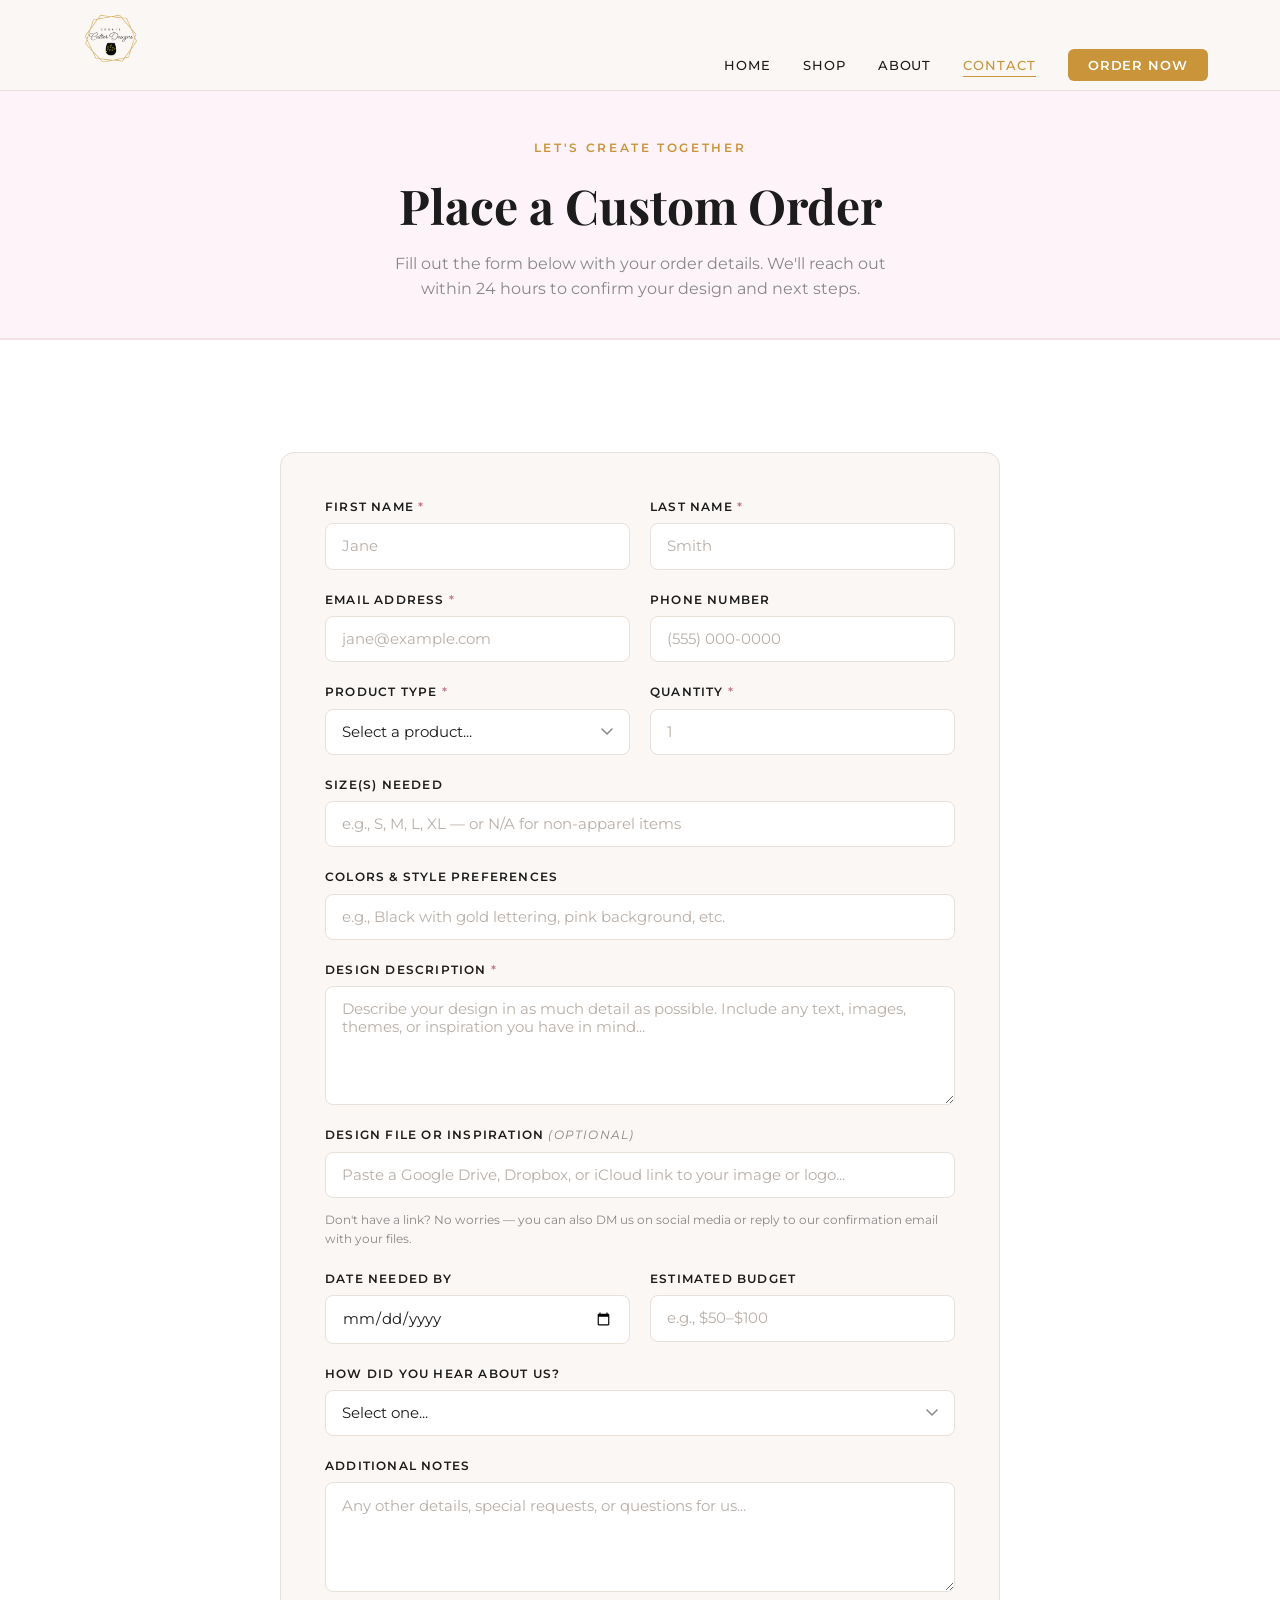
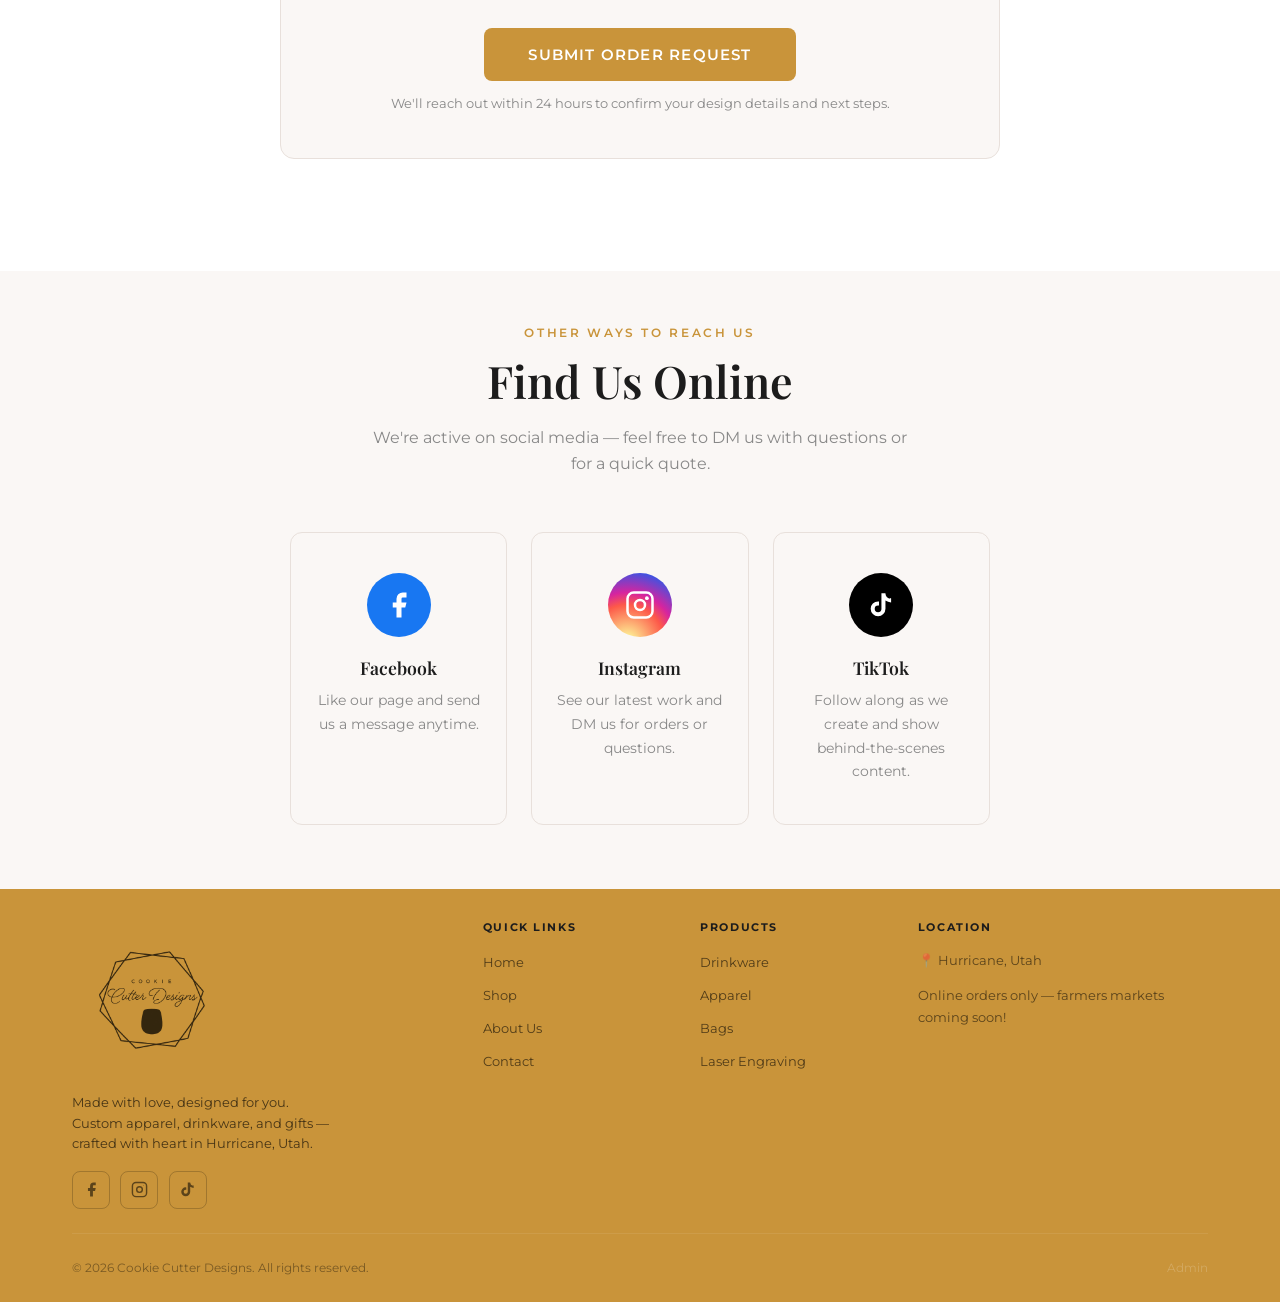
<file: contact.html>
<!DOCTYPE html>
<html lang="en">
<head>
    <meta charset="UTF-8">
    <meta name="viewport" content="width=device-width, initial-scale=1.0">
    <title>Order & Contact | Cookie Cutter Designs</title>
    <meta name="description" content="Place a custom order or get in touch with Cookie Cutter Designs in Hurricane, Utah.">
    <link rel="preconnect" href="https://fonts.googleapis.com">
    <link rel="preconnect" href="https://fonts.gstatic.com" crossorigin>
    <link href="https://fonts.googleapis.com/css2?family=Playfair+Display:ital,wght@0,400;0,600;0,700;1,400;1,600&family=Dancing+Script:wght@600;700&family=Montserrat:wght@300;400;500;600&display=swap" rel="stylesheet">
    <link rel="stylesheet" href="styles.css">
</head>
<body>

    <!-- NAVIGATION -->
    <nav class="navbar" id="navbar">
        <div class="nav-container">
            <a href="index.html" class="nav-logo">
                <img src="images/logo.png" alt="Cookie Cutter Designs">
            </a>
            <ul class="nav-links" id="navLinks">
                <li><a href="index.html">Home</a></li>
                <li><a href="shop.html">Shop</a></li>
                <li><a href="about.html">About</a></li>
                <li><a href="contact.html" class="current">Contact</a></li>
                <li><a href="contact.html" class="nav-order-btn">Order Now</a></li>
            </ul>
            <button class="hamburger" id="hamburger" onclick="toggleMenu()" aria-label="Menu">
                <span></span><span></span><span></span>
            </button>
        </div>
    </nav>

    <!-- PAGE HERO -->
    <section class="page-hero">
        <span class="section-tag">Let's Create Together</span>
        <h1 style="font-size:clamp(2rem,4vw,3rem);margin:0.5rem 0 1rem">Place a Custom Order</h1>
        <p style="color:var(--gray);max-width:520px;margin:0 auto">Fill out the form below with your order details. We'll reach out within 24 hours to confirm your design and next steps.</p>
    </section>

    <!-- ORDER FORM -->
    <section class="order-section">
        <div class="container">
            <div class="order-wrapper">

                <!-- PREFILL NOTICE (shown when coming from shop) -->
                <div id="prefillNotice" class="prefill-notice" style="display:none">
                    <div class="prefill-notice-icon">🛍️</div>
                    <div class="prefill-notice-text" id="prefillNoticeText"></div>
                    <button class="prefill-notice-close" onclick="this.parentElement.style.display='none'" aria-label="Dismiss">&#x2715;</button>
                </div>

                <form id="orderForm" class="order-form">
                    <div class="form-row">
                        <div class="form-group">
                            <label for="firstName">First Name <span class="req">*</span></label>
                            <input type="text" id="firstName" name="firstName" required placeholder="Jane">
                        </div>
                        <div class="form-group">
                            <label for="lastName">Last Name <span class="req">*</span></label>
                            <input type="text" id="lastName" name="lastName" required placeholder="Smith">
                        </div>
                    </div>
                    <div class="form-row">
                        <div class="form-group">
                            <label for="email">Email Address <span class="req">*</span></label>
                            <input type="email" id="email" name="email" required placeholder="jane@example.com">
                        </div>
                        <div class="form-group">
                            <label for="phone">Phone Number</label>
                            <input type="tel" id="phone" name="phone" placeholder="(555) 000-0000">
                        </div>
                    </div>
                    <div class="form-row">
                        <div class="form-group">
                            <label for="productType">Product Type <span class="req">*</span></label>
                            <select id="productType" name="productType" required onchange="toggleMultiItems()">
                                <option value="">Select a product...</option>
                                <option>Wine Tumblers</option>
                                <option>Travel Tumblers</option>
                                <option>Custom Mugs</option>
                                <option>Custom T-Shirts</option>
                                <option>Hoodies &amp; Sweatshirts</option>
                                <option>Hats &amp; Caps</option>
                                <option>Tote Bags</option>
                                <option>Drawstring Bags</option>
                                <option>Decals &amp; Stickers</option>
                                <option>Personalized Gifts</option>
                                <option>Multiple Items</option>
                                <option>Something Else</option>
                            </select>
                        </div>
                        <div class="form-group">
                            <label for="quantity">Quantity <span class="req">*</span></label>
                            <input type="number" id="quantity" name="quantity" required min="1" placeholder="1">
                        </div>
                    </div>

                    <!-- MULTI-ITEM CHECKLIST (shown when Multiple Items is selected) -->
                    <div class="form-group full" id="multiItemGroup" style="display:none">
                        <label>Which items would you like? <span class="req">*</span></label>
                        <div class="multi-item-grid">
                            <label class="multi-item-check"><input type="checkbox" name="multiItems" value="Wine Tumblers"> Wine Tumblers</label>
                            <label class="multi-item-check"><input type="checkbox" name="multiItems" value="Travel Tumblers"> Travel Tumblers</label>
                            <label class="multi-item-check"><input type="checkbox" name="multiItems" value="Custom Mugs"> Custom Mugs</label>
                            <label class="multi-item-check"><input type="checkbox" name="multiItems" value="Custom T-Shirts"> Custom T-Shirts</label>
                            <label class="multi-item-check"><input type="checkbox" name="multiItems" value="Hoodies & Sweatshirts"> Hoodies &amp; Sweatshirts</label>
                            <label class="multi-item-check"><input type="checkbox" name="multiItems" value="Hats & Caps"> Hats &amp; Caps</label>
                            <label class="multi-item-check"><input type="checkbox" name="multiItems" value="Tote Bags"> Tote Bags</label>
                            <label class="multi-item-check"><input type="checkbox" name="multiItems" value="Drawstring Bags"> Drawstring Bags</label>
                            <label class="multi-item-check"><input type="checkbox" name="multiItems" value="Decals & Stickers"> Decals &amp; Stickers</label>
                            <label class="multi-item-check"><input type="checkbox" name="multiItems" value="Personalized Gifts"> Personalized Gifts</label>
                        </div>
                    </div>

                    <div class="form-group full">
                        <label for="sizes">Size(s) Needed</label>
                        <input type="text" id="sizes" name="sizes" placeholder="e.g., S, M, L, XL — or N/A for non-apparel items">
                    </div>
                    <div class="form-group full">
                        <label for="colors">Colors &amp; Style Preferences</label>
                        <input type="text" id="colors" name="colors" placeholder="e.g., Black with gold lettering, pink background, etc.">
                    </div>
                    <div class="form-group full">
                        <label for="designDescription">Design Description <span class="req">*</span></label>
                        <textarea id="designDescription" name="designDescription" required rows="5" placeholder="Describe your design in as much detail as possible. Include any text, images, themes, or inspiration you have in mind..."></textarea>
                    </div>
                    <div class="form-group full">
                        <label for="designFile">Design File or Inspiration <span class="form-optional">(optional)</span></label>
                        <input type="url" id="designFile" name="designFile" placeholder="Paste a Google Drive, Dropbox, or iCloud link to your image or logo...">
                        <p class="form-hint">Don't have a link? No worries — you can also DM us on social media or reply to our confirmation email with your files.</p>
                    </div>
                    <div class="form-row">
                        <div class="form-group">
                            <label for="neededBy">Date Needed By</label>
                            <input type="date" id="neededBy" name="neededBy">
                        </div>
                        <div class="form-group">
                            <label for="budget">Estimated Budget</label>
                            <input type="text" id="budget" name="budget" placeholder="e.g., $50–$100">
                        </div>
                    </div>
                    <div class="form-group full">
                        <label for="heardFrom">How Did You Hear About Us?</label>
                        <select id="heardFrom" name="heardFrom">
                            <option value="">Select one...</option>
                            <option>Facebook</option>
                            <option>Instagram</option>
                            <option>TikTok</option>
                            <option>Word of mouth / Friend</option>
                            <option>Google search</option>
                            <option>Farmers market / Event</option>
                            <option>Other</option>
                        </select>
                    </div>
                    <div class="form-group full">
                        <label for="notes">Additional Notes</label>
                        <textarea id="notes" name="notes" rows="3" placeholder="Any other details, special requests, or questions for us..."></textarea>
                    </div>
                    <div class="form-submit">
                        <button type="submit" class="btn-primary btn-large" id="submitBtn">Submit Order Request</button>
                        <p>We'll reach out within 24 hours to confirm your design details and next steps.</p>
                    </div>
                </form>

                <div id="orderSuccess" class="order-success" style="display:none">
                    <div class="success-icon">&#10003;</div>
                    <h3>Order Request Received!</h3>
                    <p>Thank you! We'll review your request and reach out within 24 hours to confirm your design details.</p>
                    <p class="success-sub">In the meantime, follow us on social media for inspiration and updates!</p>
                    <button class="btn-outline" onclick="resetForm()">Place Another Order</button>
                </div>

            </div>
        </div>
    </section>

    <!-- REACH US -->
    <section class="about" style="background:var(--cream);padding-top:3rem;padding-bottom:4rem">
        <div class="container">
            <div class="section-header">
                <span class="section-tag">Other Ways to Reach Us</span>
                <h2>Find Us Online</h2>
                <p>We're active on social media — feel free to DM us with questions or for a quick quote.</p>
            </div>
            <div class="features-grid" style="max-width:700px;margin:0 auto;grid-template-columns:repeat(3,1fr)">
                <a href="#" class="feature-card feature-link" style="text-decoration:none">
                    <div class="feature-icon" style="width:64px;height:64px;background:#1877F2;color:#fff;margin:0 auto 1.25rem">
                        <svg viewBox="0 0 24 24" fill="currentColor" style="width:30px;height:30px"><path d="M18 2h-3a5 5 0 00-5 5v3H7v4h3v8h4v-8h3l1-4h-4V7a1 1 0 011-1h3z"/></svg>
                    </div>
                    <h4>Facebook</h4>
                    <p>Like our page and send us a message anytime.</p>
                </a>
                <a href="#" class="feature-card feature-link" style="text-decoration:none">
                    <div class="feature-icon" style="width:64px;height:64px;background:radial-gradient(circle at 30% 107%, #fdf497 0%, #fdf497 5%, #fd5949 45%, #d6249f 60%, #285AEB 90%);color:#fff;margin:0 auto 1.25rem">
                        <svg viewBox="0 0 24 24" fill="none" stroke="currentColor" stroke-width="2" style="width:30px;height:30px"><rect x="2" y="2" width="20" height="20" rx="5" ry="5"/><circle cx="12" cy="12" r="4"/><circle cx="17.5" cy="6.5" r="1.5" fill="currentColor" stroke="none"/></svg>
                    </div>
                    <h4>Instagram</h4>
                    <p>See our latest work and DM us for orders or questions.</p>
                </a>
                <a href="#" class="feature-card feature-link" style="text-decoration:none">
                    <div class="feature-icon" style="width:64px;height:64px;background:#000;color:#fff;margin:0 auto 1.25rem">
                        <svg viewBox="0 0 24 24" fill="currentColor" style="width:28px;height:28px"><path d="M19.59 6.69a4.83 4.83 0 01-3.77-4.25V2h-3.45v13.67a2.89 2.89 0 01-2.88 2.5 2.89 2.89 0 01-2.89-2.89 2.89 2.89 0 012.89-2.89c.28 0 .54.04.79.1V9.01a6.27 6.27 0 00-.79-.05 6.34 6.34 0 00-6.34 6.34 6.34 6.34 0 006.34 6.34 6.34 6.34 0 006.33-6.34V8.19a8.16 8.16 0 004.84 1.56V6.31a4.85 4.85 0 01-1.07-.38z"/></svg>
                    </div>
                    <h4>TikTok</h4>
                    <p>Follow along as we create and show behind-the-scenes content.</p>
                </a>
            </div>
        </div>
    </section>

    <!-- FOOTER -->
    <footer class="footer">
        <div class="container">
            <div class="footer-grid">
                <div class="footer-brand">
                    <img src="images/logo.png" alt="Cookie Cutter Designs" class="footer-logo">
                    <p>Made with love, designed for you. Custom apparel, drinkware, and gifts — crafted with heart in Hurricane, Utah.</p>
                    <div class="social-links">
                        <a href="#" class="social-link" aria-label="Facebook">
                            <svg viewBox="0 0 24 24" fill="currentColor"><path d="M18 2h-3a5 5 0 00-5 5v3H7v4h3v8h4v-8h3l1-4h-4V7a1 1 0 011-1h3z"/></svg>
                        </a>
                        <a href="#" class="social-link" aria-label="Instagram">
                            <svg viewBox="0 0 24 24" fill="none" stroke="currentColor" stroke-width="2"><rect x="2" y="2" width="20" height="20" rx="5" ry="5"/><circle cx="12" cy="12" r="4"/><circle cx="17.5" cy="6.5" r="0.5" fill="currentColor" stroke="none"/></svg>
                        </a>
                        <a href="#" class="social-link" aria-label="TikTok">
                            <svg viewBox="0 0 24 24" fill="currentColor"><path d="M19.59 6.69a4.83 4.83 0 01-3.77-4.25V2h-3.45v13.67a2.89 2.89 0 01-2.88 2.5 2.89 2.89 0 01-2.89-2.89 2.89 2.89 0 012.89-2.89c.28 0 .54.04.79.1V9.01a6.27 6.27 0 00-.79-.05 6.34 6.34 0 00-6.34 6.34 6.34 6.34 0 006.34 6.34 6.34 6.34 0 006.33-6.34V8.19a8.16 8.16 0 004.84 1.56V6.31a4.85 4.85 0 01-1.07-.38z"/></svg>
                        </a>
                    </div>
                </div>
                <div class="footer-col">
                    <h5>Quick Links</h5>
                    <ul>
                        <li><a href="index.html">Home</a></li>
                        <li><a href="shop.html">Shop</a></li>
                        <li><a href="about.html">About Us</a></li>
                        <li><a href="contact.html">Contact</a></li>
                    </ul>
                </div>
                <div class="footer-col">
                    <h5>Products</h5>
                    <ul>
                        <li><a href="shop.html#tumblers">Drinkware</a></li>
                        <li><a href="shop.html#shirts">Apparel</a></li>
                        <li><a href="shop.html#bags">Bags</a></li>
                        <li><a href="shop.html#laser">Laser Engraving</a></li>
                    </ul>
                </div>
                <div class="footer-col">
                    <h5>Location</h5>
                    <p class="contact-note">&#128205; Hurricane, Utah</p>
                    <p class="contact-note" style="margin-top:0.75rem">Online orders only — farmers markets coming soon!</p>
                </div>
            </div>
            <div class="footer-bottom">
                <p>&copy; 2026 Cookie Cutter Designs. All rights reserved.</p>
                <a href="admin.html" style="color:rgba(255,255,255,0.2);font-size:0.75rem;text-decoration:none">Admin</a>
            </div>
        </div>
    </footer>

    <div id="toast"></div>
    <script src="script.js"></script>
</body>
</html>
</file>
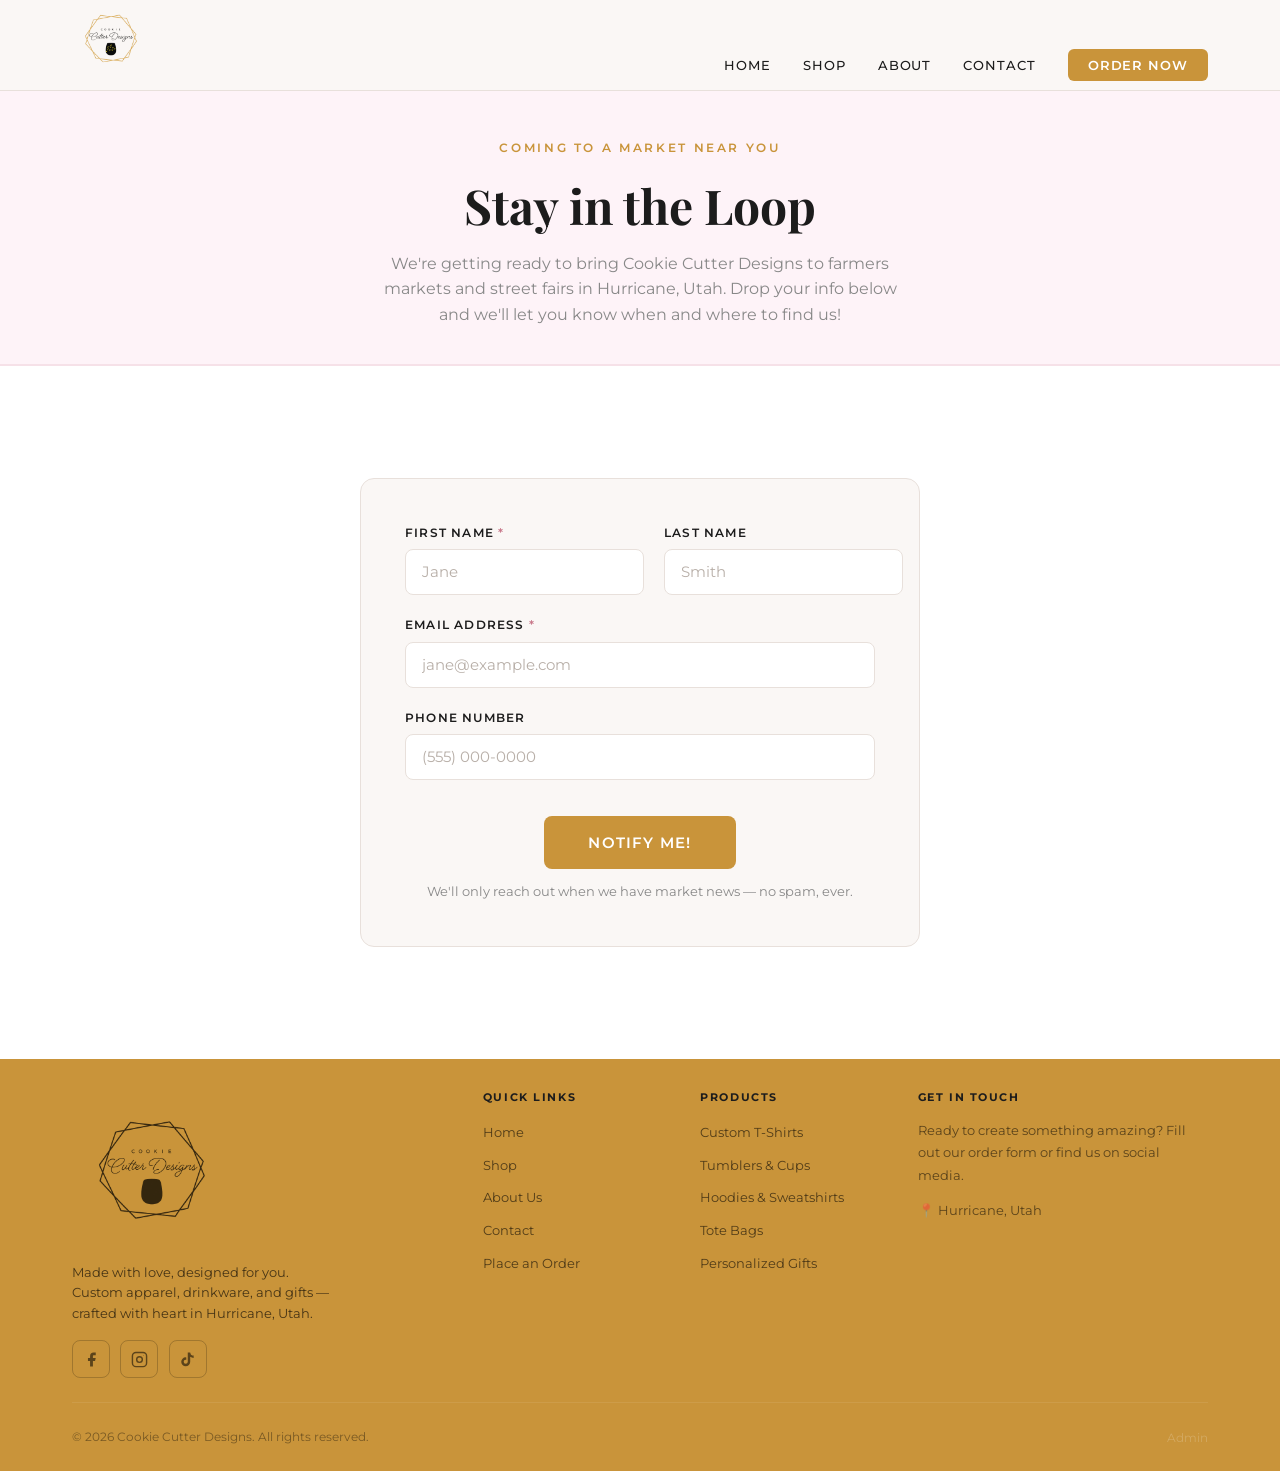
<file: notify.html>
<!DOCTYPE html>
<html lang="en">
<head>
    <meta charset="UTF-8">
    <meta name="viewport" content="width=device-width, initial-scale=1.0">
    <title>Stay in the Loop | Cookie Cutter Designs</title>
    <meta name="description" content="Sign up to be notified when Cookie Cutter Designs comes to a farmers market or street fair near you.">
    <link rel="preconnect" href="https://fonts.googleapis.com">
    <link rel="preconnect" href="https://fonts.gstatic.com" crossorigin>
    <link href="https://fonts.googleapis.com/css2?family=Playfair+Display:ital,wght@0,400;0,600;0,700;1,400;1,600&family=Dancing+Script:wght@600;700&family=Montserrat:wght@300;400;500;600&display=swap" rel="stylesheet">
    <link rel="stylesheet" href="styles.css">
</head>
<body>

    <!-- NAVIGATION -->
    <nav class="navbar" id="navbar">
        <div class="nav-container">
            <a href="index.html" class="nav-logo">
                <img src="images/logo.png" alt="Cookie Cutter Designs">
            </a>
            <ul class="nav-links" id="navLinks">
                <li><a href="index.html">Home</a></li>
                <li><a href="shop.html">Shop</a></li>
                <li><a href="about.html">About</a></li>
                <li><a href="contact.html">Contact</a></li>
                <li><a href="contact.html" class="nav-order-btn">Order Now</a></li>
            </ul>
            <button class="hamburger" id="hamburger" onclick="toggleMenu()" aria-label="Menu">
                <span></span><span></span><span></span>
            </button>
        </div>
    </nav>

    <!-- PAGE HERO -->
    <section class="page-hero">
        <span class="section-tag">Coming to a Market Near You</span>
        <h1 style="font-size:clamp(2rem,4vw,3rem);margin:0.5rem 0 1rem">Stay in the Loop</h1>
        <p style="color:var(--gray);max-width:520px;margin:0 auto">We're getting ready to bring Cookie Cutter Designs to farmers markets and street fairs in Hurricane, Utah. Drop your info below and we'll let you know when and where to find us!</p>
    </section>

    <!-- NOTIFY FORM -->
    <section class="order-section">
        <div class="container">
            <div class="order-wrapper" style="max-width:560px">

                <form id="notifyForm" class="order-form">
                    <div class="form-row">
                        <div class="form-group">
                            <label for="firstName">First Name <span class="req">*</span></label>
                            <input type="text" id="firstName" name="firstName" required placeholder="Jane">
                        </div>
                        <div class="form-group">
                            <label for="lastName">Last Name</label>
                            <input type="text" id="lastName" name="lastName" placeholder="Smith">
                        </div>
                    </div>
                    <div class="form-group full">
                        <label for="email">Email Address <span class="req">*</span></label>
                        <input type="email" id="email" name="email" required placeholder="jane@example.com">
                    </div>
                    <div class="form-group full">
                        <label for="phone">Phone Number</label>
                        <input type="tel" id="phone" name="phone" placeholder="(555) 000-0000">
                    </div>
                    <div class="form-submit">
                        <button type="submit" class="btn-primary btn-large" id="notifyBtn">Notify Me!</button>
                        <p>We'll only reach out when we have market news — no spam, ever.</p>
                    </div>
                </form>

                <div id="notifySuccess" class="order-success" style="display:none">
                    <div class="success-icon">&#10003;</div>
                    <h3>You're on the list!</h3>
                    <p>Thanks for signing up! We'll reach out as soon as we have market dates and locations to share.</p>
                    <p class="success-sub">In the meantime, follow us on social media for the latest updates!</p>
                    <a href="index.html" class="btn-outline" style="display:inline-block;margin-top:1rem">Back to Home</a>
                </div>

            </div>
        </div>
    </section>

    <!-- FOOTER -->
    <footer class="footer">
        <div class="container">
            <div class="footer-grid">
                <div class="footer-brand">
                    <img src="images/logo.png" alt="Cookie Cutter Designs" class="footer-logo">
                    <p>Made with love, designed for you. Custom apparel, drinkware, and gifts — crafted with heart in Hurricane, Utah.</p>
                    <div class="social-links">
                        <a href="#" class="social-link" aria-label="Facebook">
                            <svg viewBox="0 0 24 24" fill="currentColor"><path d="M18 2h-3a5 5 0 00-5 5v3H7v4h3v8h4v-8h3l1-4h-4V7a1 1 0 011-1h3z"/></svg>
                        </a>
                        <a href="#" class="social-link" aria-label="Instagram">
                            <svg viewBox="0 0 24 24" fill="none" stroke="currentColor" stroke-width="2"><rect x="2" y="2" width="20" height="20" rx="5" ry="5"/><circle cx="12" cy="12" r="4"/><circle cx="17.5" cy="6.5" r="0.5" fill="currentColor" stroke="none"/></svg>
                        </a>
                        <a href="#" class="social-link" aria-label="TikTok">
                            <svg viewBox="0 0 24 24" fill="currentColor"><path d="M19.59 6.69a4.83 4.83 0 01-3.77-4.25V2h-3.45v13.67a2.89 2.89 0 01-2.88 2.5 2.89 2.89 0 01-2.89-2.89 2.89 2.89 0 012.89-2.89c.28 0 .54.04.79.1V9.01a6.27 6.27 0 00-.79-.05 6.34 6.34 0 00-6.34 6.34 6.34 6.34 0 006.34 6.34 6.34 6.34 0 006.33-6.34V8.19a8.16 8.16 0 004.84 1.56V6.31a4.85 4.85 0 01-1.07-.38z"/></svg>
                        </a>
                    </div>
                </div>
                <div class="footer-col">
                    <h5>Quick Links</h5>
                    <ul>
                        <li><a href="index.html">Home</a></li>
                        <li><a href="shop.html">Shop</a></li>
                        <li><a href="about.html">About Us</a></li>
                        <li><a href="contact.html">Contact</a></li>
                        <li><a href="contact.html">Place an Order</a></li>
                    </ul>
                </div>
                <div class="footer-col">
                    <h5>Products</h5>
                    <ul>
                        <li><a href="shop.html">Custom T-Shirts</a></li>
                        <li><a href="shop.html">Tumblers &amp; Cups</a></li>
                        <li><a href="shop.html">Hoodies &amp; Sweatshirts</a></li>
                        <li><a href="shop.html">Tote Bags</a></li>
                        <li><a href="shop.html">Personalized Gifts</a></li>
                    </ul>
                </div>
                <div class="footer-col">
                    <h5>Get In Touch</h5>
                    <p class="contact-note">Ready to create something amazing? Fill out our order form or find us on social media.</p>
                    <p class="contact-note" style="margin-top:0.75rem">&#128205; Hurricane, Utah</p>
                </div>
            </div>
            <div class="footer-bottom">
                <p>&copy; 2026 Cookie Cutter Designs. All rights reserved.</p>
                <a href="admin.html" style="color:rgba(255,255,255,0.2);font-size:0.75rem;text-decoration:none">Admin</a>
            </div>
        </div>
    </footer>

    <div id="toast"></div>
    <script src="script.js"></script>
    <script>
        const notifyForm = document.getElementById('notifyForm');
        if (notifyForm) {
            notifyForm.addEventListener('submit', function(e) {
                e.preventDefault();
                const btn = document.getElementById('notifyBtn');
                if (btn) { btn.textContent = 'Saving...'; btn.disabled = true; }

                const data = {
                    id: Date.now(),
                    submittedAt: new Date().toISOString(),
                    firstName: (notifyForm.firstName && notifyForm.firstName.value.trim()) || '',
                    lastName:  (notifyForm.lastName  && notifyForm.lastName.value.trim())  || '',
                    email:     (notifyForm.email     && notifyForm.email.value.trim())     || '',
                    phone:     (notifyForm.phone     && notifyForm.phone.value.trim())     || ''
                };

                const signups = JSON.parse(localStorage.getItem('ccd_notify') || '[]');
                signups.unshift(data);
                localStorage.setItem('ccd_notify', JSON.stringify(signups));

                notifyForm.style.display = 'none';
                const successEl = document.getElementById('notifySuccess');
                if (successEl) successEl.style.display = 'block';

                if (btn) { btn.textContent = 'Notify Me!'; btn.disabled = false; }
            });
        }
    </script>
</body>
</html>
</file>
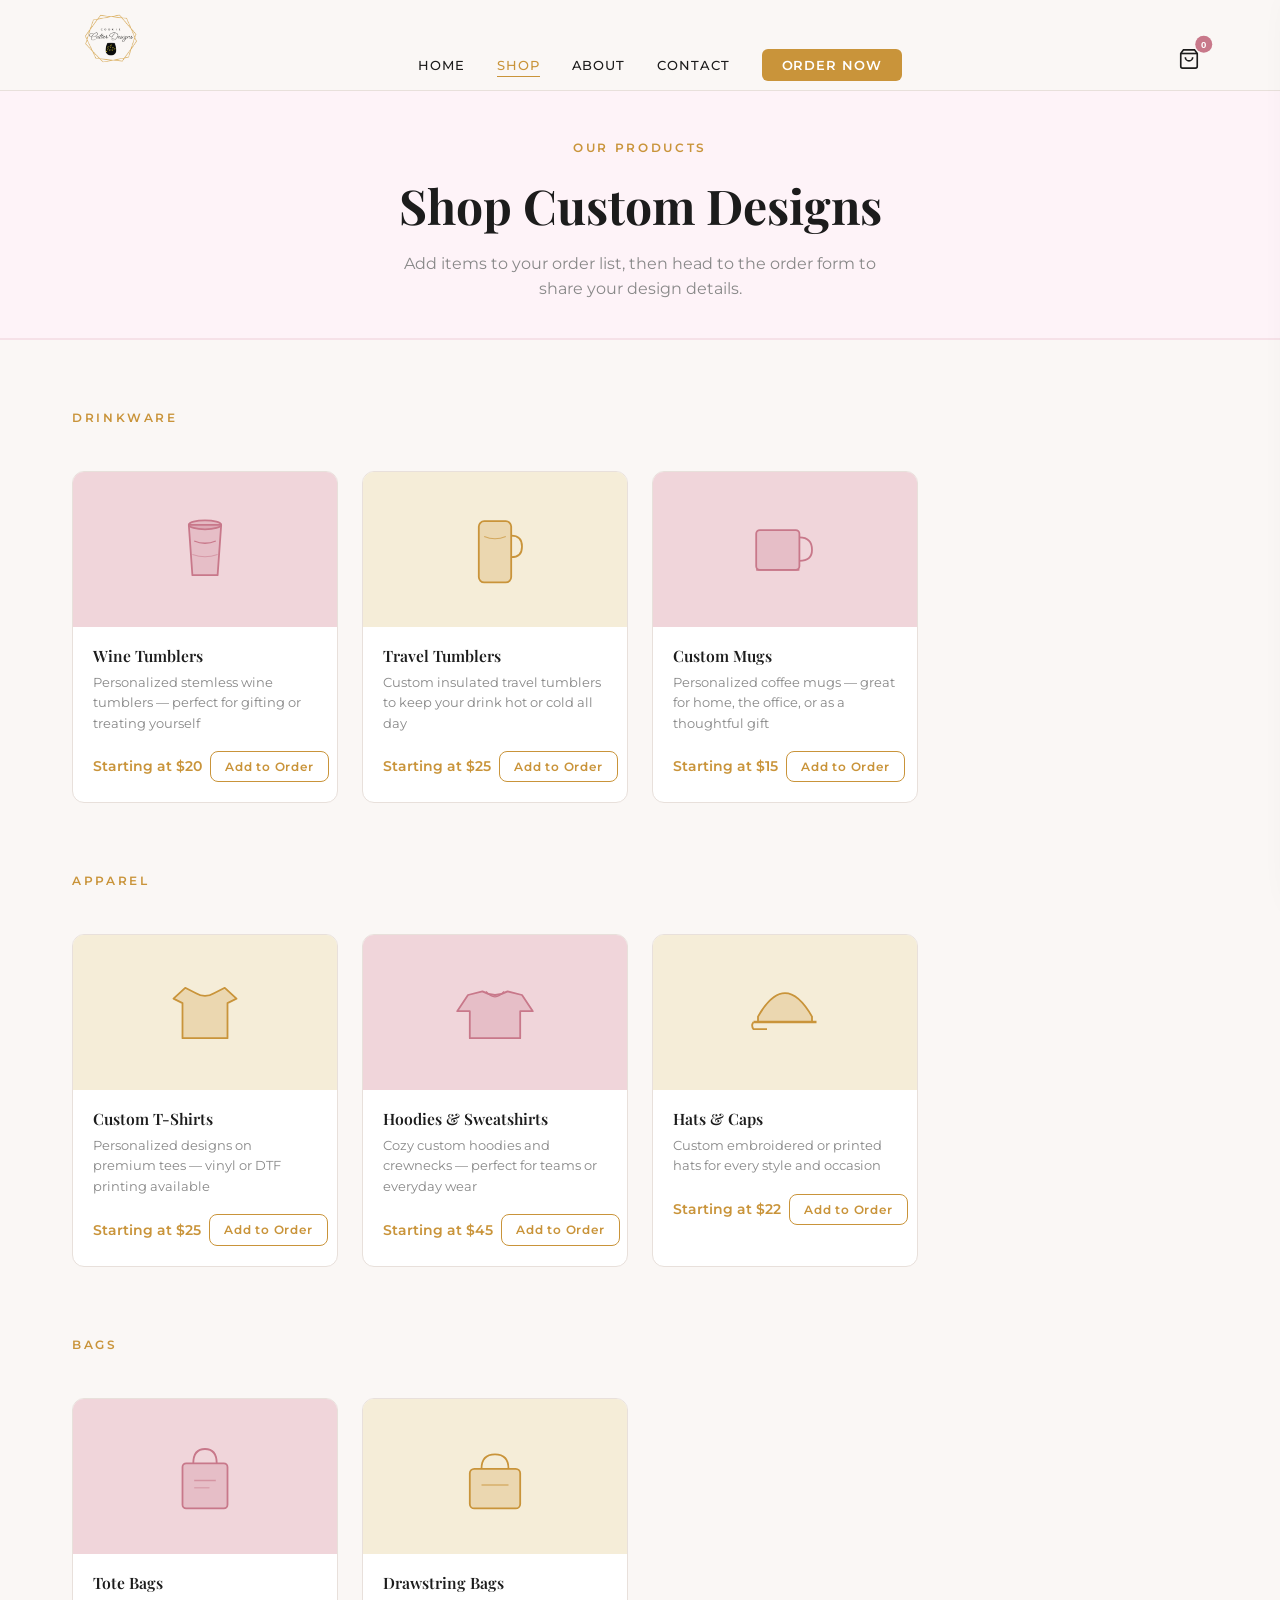
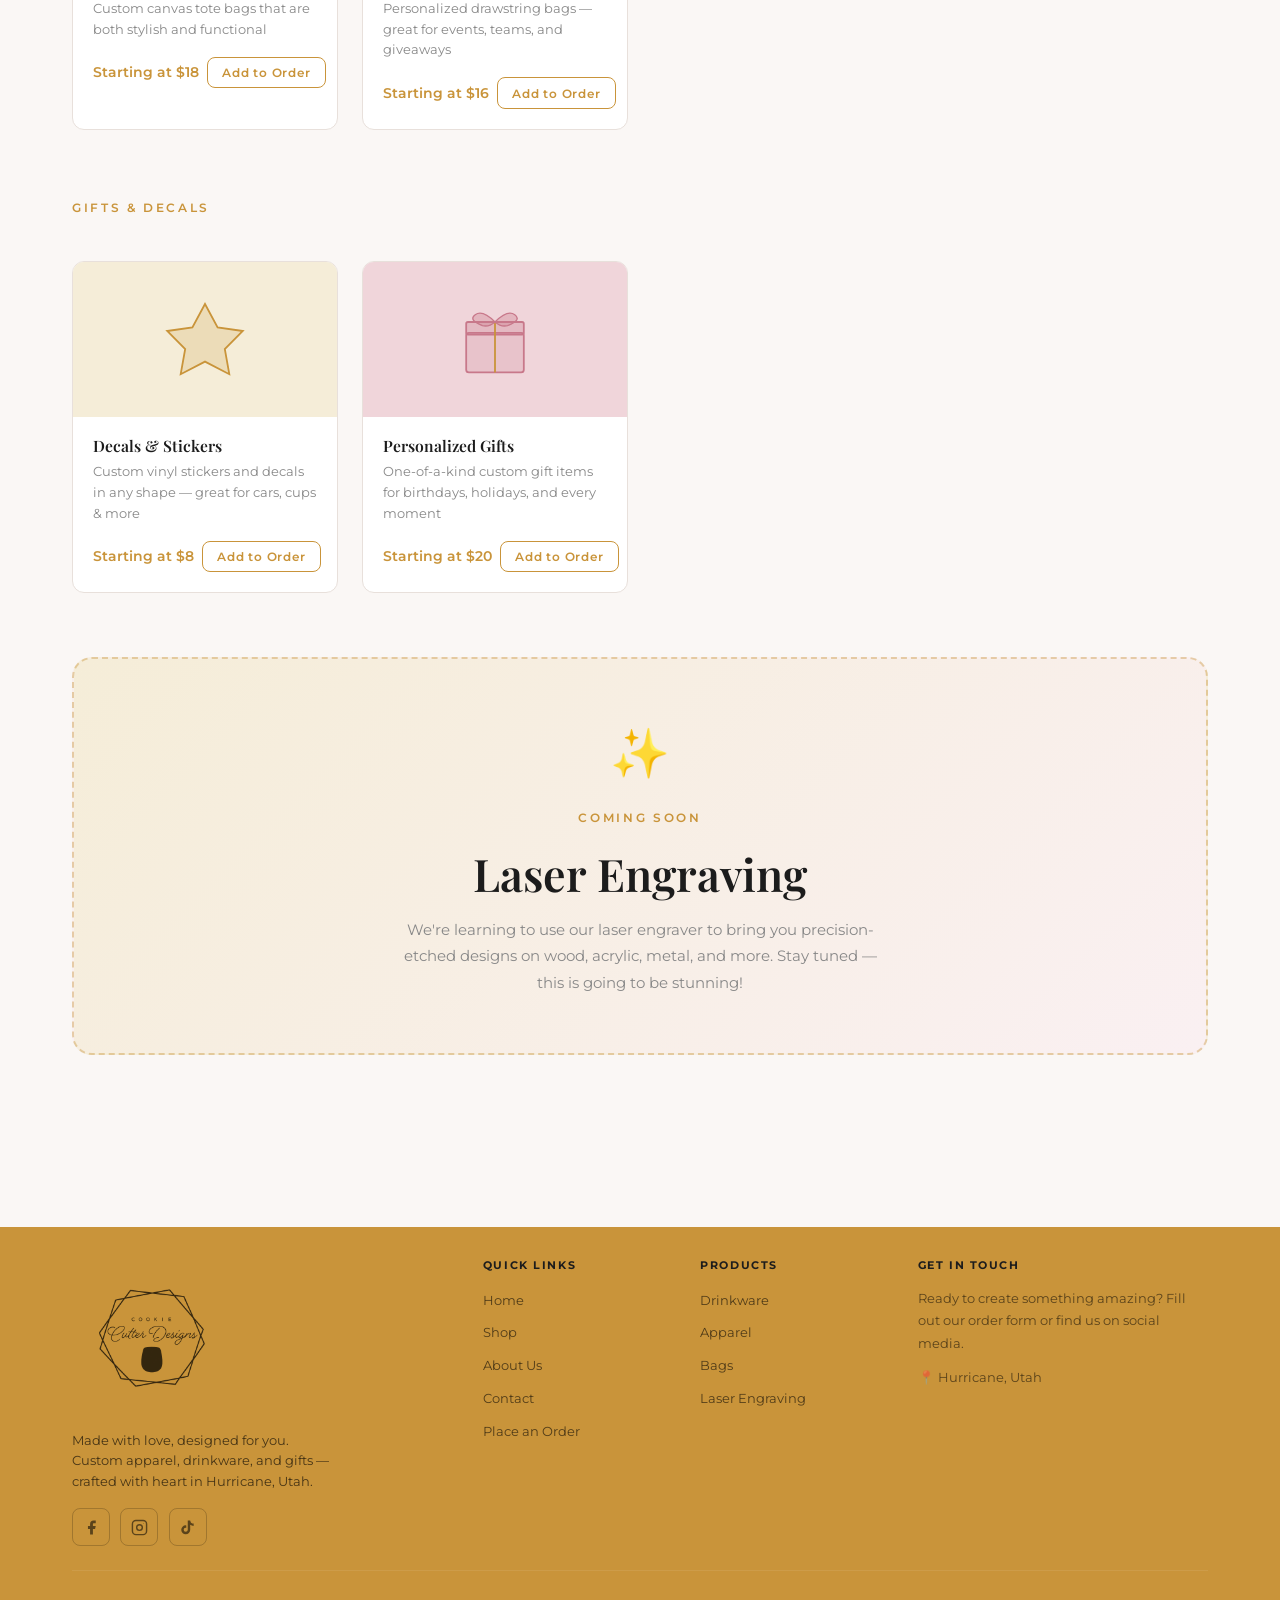
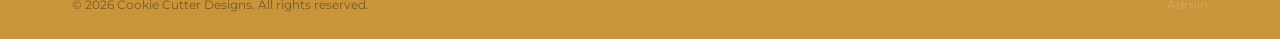
<file: shop.html>
<!DOCTYPE html>
<html lang="en">
<head>
    <meta charset="UTF-8">
    <meta name="viewport" content="width=device-width, initial-scale=1.0">
    <title>Shop | Cookie Cutter Designs</title>
    <meta name="description" content="Browse custom tumblers, shirts, bags, and more from Cookie Cutter Designs in Hurricane, Utah.">
    <link rel="preconnect" href="https://fonts.googleapis.com">
    <link rel="preconnect" href="https://fonts.gstatic.com" crossorigin>
    <link href="https://fonts.googleapis.com/css2?family=Playfair+Display:ital,wght@0,400;0,600;0,700;1,400;1,600&family=Dancing+Script:wght@600;700&family=Montserrat:wght@300;400;500;600&display=swap" rel="stylesheet">
    <link rel="stylesheet" href="styles.css">
</head>
<body>

    <!-- NAVIGATION -->
    <nav class="navbar" id="navbar">
        <div class="nav-container">
            <a href="index.html" class="nav-logo">
                <img src="images/logo.png" alt="Cookie Cutter Designs">
            </a>
            <ul class="nav-links" id="navLinks">
                <li><a href="index.html">Home</a></li>
                <li><a href="shop.html" class="current">Shop</a></li>
                <li><a href="about.html">About</a></li>
                <li><a href="contact.html">Contact</a></li>
                <li><a href="contact.html" class="nav-order-btn">Order Now</a></li>
            </ul>
            <div class="nav-actions">
                <button class="cart-btn" onclick="toggleCart()" aria-label="View cart">
                    <svg viewBox="0 0 24 24" fill="none" stroke="currentColor" stroke-width="1.8">
                        <path d="M6 2L3 6v14a2 2 0 002 2h14a2 2 0 002-2V6l-3-4z"/>
                        <line x1="3" y1="6" x2="21" y2="6"/>
                        <path d="M16 10a4 4 0 01-8 0"/>
                    </svg>
                    <span class="cart-count" id="cartCount">0</span>
                </button>
                <button class="hamburger" id="hamburger" onclick="toggleMenu()" aria-label="Menu">
                    <span></span><span></span><span></span>
                </button>
            </div>
        </div>
    </nav>

    <!-- CART SIDEBAR -->
    <div class="cart-overlay" id="cartOverlay" onclick="toggleCart()"></div>
    <div class="cart-sidebar" id="cartSidebar">
        <div class="cart-header">
            <h3>Your Order</h3>
            <button onclick="toggleCart()" aria-label="Close cart">&#x2715;</button>
        </div>
        <div class="cart-items" id="cartItems">
            <p class="cart-empty">Your cart is empty</p>
        </div>
        <div class="cart-footer" id="cartFooter" style="display:none">
            <div class="cart-total">
                <span>Estimated Starting Total:</span>
                <span id="cartTotal">$0</span>
            </div>
            <p class="cart-note">*Final price confirmed after design consultation</p>
            <a href="contact.html" class="btn-primary btn-block" style="display:block;text-align:center;padding:0.875rem 2rem">Proceed to Order Form</a>
        </div>
    </div>

    <!-- PAGE HERO -->
    <section class="page-hero">
        <span class="section-tag">Our Products</span>
        <h1 style="font-size:clamp(2rem,4vw,3rem);margin:0.5rem 0 1rem">Shop Custom Designs</h1>
        <p style="color:var(--gray);max-width:500px;margin:0 auto">Add items to your order list, then head to the order form to share your design details.</p>
    </section>

    <!-- PRODUCTS GRID -->
    <section class="products" style="padding-top:4rem">
        <div class="container">

            <!-- DRINKWARE -->
            <div class="section-header" style="margin-bottom:2rem;text-align:left">
                <span class="section-tag" id="tumblers">Drinkware</span>
            </div>
            <div class="products-grid" style="margin-bottom:4rem">

                <div class="product-card">
                    <div class="product-img pink-bg">
                        <svg viewBox="0 0 100 100" fill="none">
                            <path d="M32 22 L36 78 L64 78 L68 22 Z" fill="rgba(200,120,138,0.25)" stroke="#C8788A" stroke-width="2" stroke-linejoin="round"/>
                            <ellipse cx="50" cy="22" rx="18" ry="5" fill="rgba(200,120,138,0.3)" stroke="#C8788A" stroke-width="2"/>
                            <path d="M38 40 Q50 45 62 40" stroke="#C8788A" stroke-width="1.5" fill="none"/>
                            <path d="M36 55 Q50 60 64 55" stroke="#C8788A" stroke-width="1" fill="none" opacity="0.6"/>
                        </svg>
                    </div>
                    <div class="product-info">
                        <h4>Wine Tumblers</h4>
                        <p>Personalized stemless wine tumblers — perfect for gifting or treating yourself</p>
                        <div class="product-footer">
                            <span class="price">Starting at $20</span>
                            <button class="btn-cart" onclick="addToCart('Wine Tumblers', 20)">Add to Order</button>
                        </div>
                    </div>
                </div>

                <div class="product-card">
                    <div class="product-img gold-bg">
                        <svg viewBox="0 0 100 100" fill="none">
                            <rect x="32" y="18" width="36" height="68" rx="6" fill="rgba(201,148,58,0.25)" stroke="#C9943A" stroke-width="2"/>
                            <path d="M68 34 Q80 34 80 46 Q80 58 68 58" stroke="#C9943A" stroke-width="2" fill="none"/>
                            <path d="M38 35 Q50 40 62 35" stroke="#C9943A" stroke-width="1.2" fill="none" opacity="0.7"/>
                        </svg>
                    </div>
                    <div class="product-info">
                        <h4>Travel Tumblers</h4>
                        <p>Custom insulated travel tumblers to keep your drink hot or cold all day</p>
                        <div class="product-footer">
                            <span class="price">Starting at $25</span>
                            <button class="btn-cart" onclick="addToCart('Travel Tumblers', 25)">Add to Order</button>
                        </div>
                    </div>
                </div>

                <div class="product-card">
                    <div class="product-img pink-bg">
                        <svg viewBox="0 0 100 100" fill="none">
                            <rect x="18" y="28" width="48" height="44" rx="4" fill="rgba(200,120,138,0.25)" stroke="#C8788A" stroke-width="2"/>
                            <path d="M66 36 Q80 36 80 50 Q80 62 66 62" stroke="#C8788A" stroke-width="2" fill="none"/>
                            <line x1="18" y1="72" x2="66" y2="72" stroke="#C8788A" stroke-width="2"/>
                        </svg>
                    </div>
                    <div class="product-info">
                        <h4>Custom Mugs</h4>
                        <p>Personalized coffee mugs — great for home, the office, or as a thoughtful gift</p>
                        <div class="product-footer">
                            <span class="price">Starting at $15</span>
                            <button class="btn-cart" onclick="addToCart('Custom Mugs', 15)">Add to Order</button>
                        </div>
                    </div>
                </div>

            </div>

            <!-- APPAREL -->
            <div class="section-header" style="margin-bottom:2rem;text-align:left">
                <span class="section-tag" id="shirts">Apparel</span>
            </div>
            <div class="products-grid" style="margin-bottom:4rem">

                <div class="product-card">
                    <div class="product-img gold-bg">
                        <svg viewBox="0 0 100 100" fill="none">
                            <path d="M28 22 L15 34 L25 39 L25 78 L75 78 L75 39 L85 34 L72 22 L60 28 Q50 34 40 28 Z" fill="rgba(201,148,58,0.25)" stroke="#C9943A" stroke-width="2" stroke-linejoin="round"/>
                        </svg>
                    </div>
                    <div class="product-info">
                        <h4>Custom T-Shirts</h4>
                        <p>Personalized designs on premium tees — vinyl or DTF printing available</p>
                        <div class="product-footer">
                            <span class="price">Starting at $25</span>
                            <button class="btn-cart" onclick="addToCart('Custom T-Shirts', 25)">Add to Order</button>
                        </div>
                    </div>
                </div>

                <div class="product-card">
                    <div class="product-img pink-bg">
                        <svg viewBox="0 0 100 100" fill="none">
                            <path d="M20 30 L8 48 L22 48 L22 78 L78 78 L78 48 L92 48 L80 30 L64 26 Q50 34 36 26 Z" fill="rgba(200,120,138,0.25)" stroke="#C8788A" stroke-width="2" stroke-linejoin="round"/>
                            <path d="M40 26 Q50 38 60 26" stroke="#C8788A" stroke-width="1.5" fill="none"/>
                        </svg>
                    </div>
                    <div class="product-info">
                        <h4>Hoodies &amp; Sweatshirts</h4>
                        <p>Cozy custom hoodies and crewnecks — perfect for teams or everyday wear</p>
                        <div class="product-footer">
                            <span class="price">Starting at $45</span>
                            <button class="btn-cart" onclick="addToCart('Hoodies & Sweatshirts', 45)">Add to Order</button>
                        </div>
                    </div>
                </div>

                <div class="product-card">
                    <div class="product-img gold-bg">
                        <svg viewBox="0 0 100 100" fill="none">
                            <path d="M20 60 L80 60 L80 54 Q65 28 50 28 Q35 28 20 54 Z" fill="rgba(201,148,58,0.25)" stroke="#C9943A" stroke-width="2"/>
                            <path d="M15 60 L85 60" stroke="#C9943A" stroke-width="3"/>
                            <path d="M15 60 Q12 64 15 68 L30 68" stroke="#C9943A" stroke-width="2" fill="none"/>
                        </svg>
                    </div>
                    <div class="product-info">
                        <h4>Hats &amp; Caps</h4>
                        <p>Custom embroidered or printed hats for every style and occasion</p>
                        <div class="product-footer">
                            <span class="price">Starting at $22</span>
                            <button class="btn-cart" onclick="addToCart('Hats & Caps', 22)">Add to Order</button>
                        </div>
                    </div>
                </div>

            </div>

            <!-- BAGS -->
            <div class="section-header" style="margin-bottom:2rem;text-align:left">
                <span class="section-tag" id="bags">Bags</span>
            </div>
            <div class="products-grid" style="margin-bottom:4rem">

                <div class="product-card">
                    <div class="product-img pink-bg">
                        <svg viewBox="0 0 100 100" fill="none">
                            <rect x="25" y="36" width="50" height="50" rx="4" fill="rgba(200,120,138,0.25)" stroke="#C8788A" stroke-width="2"/>
                            <path d="M37 36 Q37 20 50 20 Q63 20 63 36" stroke="#C8788A" stroke-width="2" fill="none"/>
                            <line x1="38" y1="55" x2="62" y2="55" stroke="#C8788A" stroke-width="1.5" opacity="0.6"/>
                            <line x1="38" y1="63" x2="55" y2="63" stroke="#C8788A" stroke-width="1.5" opacity="0.4"/>
                        </svg>
                    </div>
                    <div class="product-info">
                        <h4>Tote Bags</h4>
                        <p>Custom canvas tote bags that are both stylish and functional</p>
                        <div class="product-footer">
                            <span class="price">Starting at $18</span>
                            <button class="btn-cart" onclick="addToCart('Tote Bags', 18)">Add to Order</button>
                        </div>
                    </div>
                </div>

                <div class="product-card">
                    <div class="product-img gold-bg">
                        <svg viewBox="0 0 100 100" fill="none">
                            <rect x="22" y="42" width="56" height="44" rx="5" fill="rgba(201,148,58,0.25)" stroke="#C9943A" stroke-width="2"/>
                            <path d="M35 42 Q35 26 50 26 Q65 26 65 42" stroke="#C9943A" stroke-width="2" fill="none"/>
                            <line x1="35" y1="60" x2="65" y2="60" stroke="#C9943A" stroke-width="1.5" opacity="0.6"/>
                        </svg>
                    </div>
                    <div class="product-info">
                        <h4>Drawstring Bags</h4>
                        <p>Personalized drawstring bags — great for events, teams, and giveaways</p>
                        <div class="product-footer">
                            <span class="price">Starting at $16</span>
                            <button class="btn-cart" onclick="addToCart('Drawstring Bags', 16)">Add to Order</button>
                        </div>
                    </div>
                </div>

            </div>

            <!-- GIFTS & DECALS -->
            <div class="section-header" style="margin-bottom:2rem;text-align:left">
                <span class="section-tag">Gifts &amp; Decals</span>
            </div>
            <div class="products-grid" style="margin-bottom:4rem">

                <div class="product-card">
                    <div class="product-img gold-bg">
                        <svg viewBox="0 0 100 100" fill="none">
                            <polygon points="50,10 64,36 92,40 72,60 77,88 50,74 23,88 28,60 8,40 36,36" fill="rgba(201,148,58,0.2)" stroke="#C9943A" stroke-width="2"/>
                        </svg>
                    </div>
                    <div class="product-info">
                        <h4>Decals &amp; Stickers</h4>
                        <p>Custom vinyl stickers and decals in any shape — great for cars, cups & more</p>
                        <div class="product-footer">
                            <span class="price">Starting at $8</span>
                            <button class="btn-cart" onclick="addToCart('Decals & Stickers', 8)">Add to Order</button>
                        </div>
                    </div>
                </div>

                <div class="product-card">
                    <div class="product-img pink-bg">
                        <svg viewBox="0 0 100 100" fill="none">
                            <rect x="18" y="42" width="64" height="44" rx="3" fill="rgba(200,120,138,0.2)" stroke="#C8788A" stroke-width="2"/>
                            <rect x="18" y="30" width="64" height="14" rx="2" fill="rgba(200,120,138,0.3)" stroke="#C8788A" stroke-width="2"/>
                            <line x1="50" y1="30" x2="50" y2="86" stroke="#C9943A" stroke-width="2"/>
                            <path d="M50 30 Q36 16 28 22 Q20 28 36 34 Q43 36 50 30" fill="rgba(200,120,138,0.35)" stroke="#C8788A" stroke-width="1.5"/>
                            <path d="M50 30 Q64 16 72 22 Q80 28 64 34 Q57 36 50 30" fill="rgba(200,120,138,0.35)" stroke="#C8788A" stroke-width="1.5"/>
                        </svg>
                    </div>
                    <div class="product-info">
                        <h4>Personalized Gifts</h4>
                        <p>One-of-a-kind custom gift items for birthdays, holidays, and every moment</p>
                        <div class="product-footer">
                            <span class="price">Starting at $20</span>
                            <button class="btn-cart" onclick="addToCart('Personalized Gifts', 20)">Add to Order</button>
                        </div>
                    </div>
                </div>

            </div>

            <!-- LASER ENGRAVING — COMING SOON -->
            <div class="laser-coming-soon" id="laser">
                <div class="laser-icon">✨</div>
                <span class="section-tag">Coming Soon</span>
                <h2>Laser Engraving</h2>
                <p>We're learning to use our laser engraver to bring you precision-etched designs on wood, acrylic, metal, and more. Stay tuned — this is going to be stunning!</p>
            </div>

        </div>
    </section>

    <!-- FOOTER -->
    <footer class="footer">
        <div class="container">
            <div class="footer-grid">
                <div class="footer-brand">
                    <img src="images/logo.png" alt="Cookie Cutter Designs" class="footer-logo">
                    <p>Made with love, designed for you. Custom apparel, drinkware, and gifts — crafted with heart in Hurricane, Utah.</p>
                    <div class="social-links">
                        <a href="#" class="social-link" aria-label="Facebook">
                            <svg viewBox="0 0 24 24" fill="currentColor"><path d="M18 2h-3a5 5 0 00-5 5v3H7v4h3v8h4v-8h3l1-4h-4V7a1 1 0 011-1h3z"/></svg>
                        </a>
                        <a href="#" class="social-link" aria-label="Instagram">
                            <svg viewBox="0 0 24 24" fill="none" stroke="currentColor" stroke-width="2"><rect x="2" y="2" width="20" height="20" rx="5" ry="5"/><circle cx="12" cy="12" r="4"/><circle cx="17.5" cy="6.5" r="0.5" fill="currentColor" stroke="none"/></svg>
                        </a>
                        <a href="#" class="social-link" aria-label="TikTok">
                            <svg viewBox="0 0 24 24" fill="currentColor"><path d="M19.59 6.69a4.83 4.83 0 01-3.77-4.25V2h-3.45v13.67a2.89 2.89 0 01-2.88 2.5 2.89 2.89 0 01-2.89-2.89 2.89 2.89 0 012.89-2.89c.28 0 .54.04.79.1V9.01a6.27 6.27 0 00-.79-.05 6.34 6.34 0 00-6.34 6.34 6.34 6.34 0 006.34 6.34 6.34 6.34 0 006.33-6.34V8.19a8.16 8.16 0 004.84 1.56V6.31a4.85 4.85 0 01-1.07-.38z"/></svg>
                        </a>
                    </div>
                </div>
                <div class="footer-col">
                    <h5>Quick Links</h5>
                    <ul>
                        <li><a href="index.html">Home</a></li>
                        <li><a href="shop.html">Shop</a></li>
                        <li><a href="about.html">About Us</a></li>
                        <li><a href="contact.html">Contact</a></li>
                        <li><a href="contact.html">Place an Order</a></li>
                    </ul>
                </div>
                <div class="footer-col">
                    <h5>Products</h5>
                    <ul>
                        <li><a href="shop.html#tumblers">Drinkware</a></li>
                        <li><a href="shop.html#shirts">Apparel</a></li>
                        <li><a href="shop.html#bags">Bags</a></li>
                        <li><a href="shop.html#laser">Laser Engraving</a></li>
                    </ul>
                </div>
                <div class="footer-col">
                    <h5>Get In Touch</h5>
                    <p class="contact-note">Ready to create something amazing? Fill out our order form or find us on social media.</p>
                    <p class="contact-note" style="margin-top:0.75rem">&#128205; Hurricane, Utah</p>
                </div>
            </div>
            <div class="footer-bottom">
                <p>&copy; 2026 Cookie Cutter Designs. All rights reserved.</p>
                <a href="admin.html" style="color:rgba(255,255,255,0.2);font-size:0.75rem;text-decoration:none">Admin</a>
            </div>
        </div>
    </footer>

    <div id="toast"></div>
    <script src="script.js"></script>
</body>
</html>
</file>
<file: styles.css>
/* ===== ROOT VARIABLES ===== */
:root {
    --black: #1C1C1C;
    --dark-rose: #7A2840;
    --blush: #FDE8F2;
    --gold: #C9943A;
    --gold-hover: #B8832E;
    --gold-pale: #F5EDD8;
    --pink: #C8788A;
    --pink-light: #F0D5DA;
    --pink-pale: #FAF0F2;
    --cream: #FAF7F5;
    --white: #FFFFFF;
    --gray: #888888;
    --border: #E8E0DB;

    --font-heading: 'Playfair Display', Georgia, serif;
    --font-body: 'Montserrat', sans-serif;

    --nav-h: 90px;
    --radius: 8px;
    --shadow: 0 4px 20px rgba(0,0,0,0.08);
    --shadow-lg: 0 8px 32px rgba(0,0,0,0.13);
    --transition: all 0.3s ease;
}

/* ===== RESET ===== */
*, *::before, *::after { margin: 0; padding: 0; box-sizing: border-box; }
html { scroll-behavior: smooth; }
body {
    font-family: var(--font-body);
    color: var(--black);
    background: var(--cream);
    line-height: 1.6;
    overflow-x: hidden;
}
img { max-width: 100%; height: auto; display: block; }
a { text-decoration: none; color: inherit; }
ul { list-style: none; }

.container {
    max-width: 1200px;
    margin: 0 auto;
    padding: 0 2rem;
}

/* ===== TYPOGRAPHY ===== */
h1, h2, h3, h4, h5 { font-family: var(--font-heading); line-height: 1.2; }
h1 { font-size: clamp(2.6rem, 5.5vw, 4.8rem); font-weight: 700; }
h2 { font-size: clamp(2rem, 3.5vw, 3rem); font-weight: 600; }
h4 { font-size: 1.1rem; font-weight: 600; }
h5 { font-size: 0.95rem; font-weight: 600; letter-spacing: 0.06em; text-transform: uppercase; }

/* ===== BUTTONS ===== */
.btn-primary {
    display: inline-block;
    background: var(--gold);
    color: var(--white);
    padding: 0.875rem 2rem;
    border-radius: var(--radius);
    font-family: var(--font-body);
    font-weight: 600;
    font-size: 0.85rem;
    letter-spacing: 0.08em;
    text-transform: uppercase;
    border: none;
    cursor: pointer;
    transition: var(--transition);
}
.btn-primary:hover {
    background: var(--gold-hover);
    transform: translateY(-2px);
    box-shadow: 0 6px 22px rgba(201,148,58,0.38);
}

.btn-outline {
    display: inline-block;
    background: transparent;
    color: var(--gold);
    padding: 0.875rem 2rem;
    border-radius: var(--radius);
    font-family: var(--font-body);
    font-weight: 600;
    font-size: 0.85rem;
    letter-spacing: 0.08em;
    text-transform: uppercase;
    border: 2px solid var(--gold);
    cursor: pointer;
    transition: var(--transition);
}
.btn-outline:hover {
    background: var(--gold);
    color: var(--white);
    transform: translateY(-2px);
}

.btn-large { padding: 1.05rem 2.75rem; font-size: 0.95rem; }
.btn-block { display: block; width: 100%; text-align: center; }

.btn-cart {
    background: transparent;
    border: 1.5px solid var(--gold);
    color: var(--gold);
    padding: 0.45rem 0.9rem;
    border-radius: var(--radius);
    font-size: 0.78rem;
    font-family: var(--font-body);
    font-weight: 600;
    letter-spacing: 0.06em;
    cursor: pointer;
    transition: var(--transition);
    white-space: nowrap;
}
.btn-cart:hover { background: var(--gold); color: var(--white); }

/* ===== SECTION HEADER ===== */
.section-header { text-align: center; margin-bottom: 3.5rem; }
.section-tag {
    display: inline-block;
    color: var(--gold);
    font-size: 0.75rem;
    font-weight: 600;
    letter-spacing: 0.22em;
    text-transform: uppercase;
    margin-bottom: 0.75rem;
}
.section-header h2 { margin-bottom: 1rem; }
.section-header p {
    color: var(--gray);
    max-width: 540px;
    margin: 0 auto;
    font-size: 1.02rem;
}

/* ===== NAVBAR ===== */
.navbar {
    position: fixed;
    top: 0; left: 0; right: 0;
    z-index: 1000;
    background: rgba(250,247,245,0.96);
    backdrop-filter: blur(14px);
    -webkit-backdrop-filter: blur(14px);
    border-bottom: 1px solid var(--border);
    transition: box-shadow 0.3s;
}
.navbar.scrolled { box-shadow: var(--shadow); }

.nav-container {
    max-width: 1200px;
    margin: 0 auto;
    padding: 0 2rem;
    height: var(--nav-h);
    display: flex;
    align-items: flex-end;
    justify-content: space-between;
    gap: 1.5rem;
    padding-bottom: 12px;
}

.nav-logo img {
    height: 78px;
    width: auto;
    object-fit: contain;
}

.nav-links {
    display: flex;
    align-items: center;
    gap: 2rem;
}
.nav-links a {
    font-size: 0.82rem;
    font-weight: 500;
    letter-spacing: 0.07em;
    text-transform: uppercase;
    color: var(--black);
    transition: color 0.2s;
    position: relative;
}
.nav-links a::after {
    content: '';
    position: absolute;
    bottom: -4px; left: 0; right: 0;
    height: 1.5px;
    background: var(--gold);
    transform: scaleX(0);
    transition: transform 0.25s ease;
}
.nav-links a:hover { color: var(--gold); }
.nav-links a:hover::after { transform: scaleX(1); }

.nav-actions { display: flex; align-items: center; gap: 0.75rem; }

.cart-btn {
    position: relative;
    background: none;
    border: none;
    cursor: pointer;
    padding: 0.5rem;
    color: var(--black);
    transition: color 0.2s;
    display: flex;
    align-items: center;
}
.cart-btn:hover { color: var(--gold); }
.cart-btn svg { width: 22px; height: 22px; }

.cart-count {
    position: absolute;
    top: 0; right: 0;
    background: var(--pink);
    color: white;
    font-size: 0.6rem;
    font-weight: 700;
    width: 17px; height: 17px;
    border-radius: 50%;
    display: flex; align-items: center; justify-content: center;
    transform: translate(25%, -25%);
}

.hamburger {
    display: none;
    flex-direction: column;
    gap: 5px;
    background: none;
    border: none;
    cursor: pointer;
    padding: 4px;
}
.hamburger span {
    display: block;
    width: 22px; height: 2px;
    background: var(--black);
    border-radius: 2px;
    transition: var(--transition);
}
.hamburger.open span:nth-child(1) { transform: translateY(7px) rotate(45deg); }
.hamburger.open span:nth-child(2) { opacity: 0; }
.hamburger.open span:nth-child(3) { transform: translateY(-7px) rotate(-45deg); }

/* ===== CART SIDEBAR ===== */
.cart-overlay {
    display: none;
    position: fixed;
    inset: 0;
    background: rgba(0,0,0,0.45);
    z-index: 1100;
}
.cart-overlay.active { display: block; }

.cart-sidebar {
    position: fixed;
    top: 0; right: -420px;
    width: 390px;
    height: 100vh;
    background: var(--white);
    z-index: 1200;
    transition: right 0.32s cubic-bezier(0.4, 0, 0.2, 1);
    display: flex;
    flex-direction: column;
    box-shadow: -4px 0 40px rgba(0,0,0,0.12);
}
.cart-sidebar.open { right: 0; }

.cart-header {
    display: flex;
    justify-content: space-between;
    align-items: center;
    padding: 1.5rem 1.75rem;
    border-bottom: 1px solid var(--border);
}
.cart-header h3 { font-size: 1.2rem; }
.cart-header button {
    background: none;
    border: none;
    font-size: 1.1rem;
    cursor: pointer;
    color: var(--gray);
    width: 32px; height: 32px;
    border-radius: 50%;
    display: flex; align-items: center; justify-content: center;
    transition: background 0.2s, color 0.2s;
}
.cart-header button:hover { background: var(--cream); color: var(--black); }

.cart-items { flex: 1; overflow-y: auto; padding: 1.5rem 1.75rem; }
.cart-empty { color: var(--gray); text-align: center; padding: 3rem 0; font-size: 0.9rem; }

.cart-item {
    display: flex;
    justify-content: space-between;
    align-items: flex-start;
    padding: 1rem 0;
    border-bottom: 1px solid var(--border);
    gap: 1rem;
}
.cart-item-info h5 { font-family: var(--font-body); font-size: 0.9rem; font-weight: 600; margin-bottom: 0.2rem; }
.cart-item-info span { font-size: 0.82rem; color: var(--gold); }
.cart-item-remove {
    background: none;
    border: none;
    color: var(--gray);
    cursor: pointer;
    font-size: 0.9rem;
    flex-shrink: 0;
    padding: 2px 4px;
    transition: color 0.2s;
}
.cart-item-remove:hover { color: var(--pink); }

.cart-footer {
    padding: 1.5rem 1.75rem;
    border-top: 1px solid var(--border);
}
.cart-total {
    display: flex;
    justify-content: space-between;
    align-items: center;
    font-weight: 600;
    font-size: 0.9rem;
    margin-bottom: 0.4rem;
}
.cart-note { font-size: 0.76rem; color: var(--gray); margin-bottom: 1.25rem; line-height: 1.5; }

/* ===== HERO ===== */
.hero {
    position: relative;
    min-height: 100vh;
    display: flex;
    align-items: center;
    justify-content: center;
    background: var(--blush);
    overflow: hidden;
    padding-top: var(--nav-h);
}

.hero::before {
    content: '';
    position: absolute;
    inset: 0;
    background:
        radial-gradient(ellipse at 65% 50%, rgba(201,148,58,0.1) 0%, transparent 55%),
        radial-gradient(ellipse at 15% 85%, rgba(200,120,138,0.08) 0%, transparent 45%);
    pointer-events: none;
}

.hero-bg-geo {
    position: absolute;
    top: 50%;
    right: 4%;
    transform: translateY(-50%);
    width: min(520px, 45vw);
    pointer-events: none;
    display: flex;
    align-items: center;
    justify-content: center;
}
.hero-geo-logo {
    width: 100%;
    height: auto;
    object-fit: contain;
}

.hero-content {
    position: relative;
    z-index: 2;
    padding: 3rem 2rem;
    max-width: 780px;
    width: 100%;
    margin: 0 auto;
    text-align: center;
    display: flex;
    flex-direction: column;
    align-items: center;
}

.hero-buttons {
    justify-content: center;
}

.hero-badge {
    display: inline-flex;
    align-items: center;
    gap: 0.5rem;
    color: var(--gold);
    font-size: 0.72rem;
    font-weight: 600;
    letter-spacing: 0.18em;
    text-transform: uppercase;
    border: 1px solid rgba(201,148,58,0.4);
    padding: 0.4rem 1.1rem;
    border-radius: 100px;
    margin-bottom: 1.75rem;
}

.hero h1 {
    color: var(--black);
    margin-bottom: 1.5rem;
    letter-spacing: -0.02em;
}
.hero h1 em {
    font-style: italic;
    color: var(--gold);
}

.hero p {
    color: var(--gray);
    font-size: 1.08rem;
    line-height: 1.85;
    margin-bottom: 2rem;
    max-width: 500px;
}

.hero-buttons { display: flex; gap: 1rem; flex-wrap: wrap; }

.hero-inner {
    max-width: 1200px;
    margin: 0 auto;
    padding: 5rem 2rem;
    display: grid;
    grid-template-columns: 1fr 1fr;
    gap: 60px;
    align-items: center;
    position: relative;
    z-index: 2;
}

.hero-logo-col {
    display: flex;
    justify-content: center;
    align-items: center;
}

.hero-logo-img {
    width: 100%;
    max-width: 420px;
    height: auto;
    border-radius: 50%;
    box-shadow: 0 16px 48px rgba(201,148,58,0.2);
}

@media (max-width: 768px) {
    .hero-inner {
        grid-template-columns: 1fr;
        gap: 32px;
        text-align: center;
        padding: 2.5rem 1.25rem;
    }
    .hero-logo-img { max-width: 220px; }
    .hero-buttons { justify-content: center; }
}

/* ===== ABOUT ===== */
.about {
    padding: 7rem 0;
    background: var(--white);
}

.features-grid {
    display: grid;
    grid-template-columns: repeat(4, 1fr);
    gap: 1.5rem;
}

.feature-card {
    text-align: center;
    padding: 2.5rem 1.5rem;
    border-radius: 12px;
    border: 1px solid var(--border);
    transition: var(--transition);
    background: var(--cream);
}
.feature-card:hover {
    border-color: var(--gold);
    transform: translateY(-5px);
    box-shadow: var(--shadow-lg);
    background: var(--white);
}

.feature-icon {
    width: 56px; height: 56px;
    border-radius: 50%;
    display: flex; align-items: center; justify-content: center;
    margin: 0 auto 1.25rem;
}
.feature-icon.gold { background: var(--gold-pale); color: var(--gold); }
.feature-icon.pink { background: var(--pink-light); color: var(--pink); }
.feature-icon svg { width: 24px; height: 24px; }

.feature-card h4 { margin-bottom: 0.65rem; }
.feature-card p { font-size: 0.88rem; color: var(--gray); line-height: 1.7; }

/* ===== PRODUCTS ===== */
.products {
    padding: 7rem 0;
    background: var(--cream);
}

.products-grid {
    display: grid;
    grid-template-columns: repeat(4, 1fr);
    gap: 1.5rem;
}

.product-card {
    background: var(--white);
    border-radius: 12px;
    overflow: hidden;
    border: 1px solid var(--border);
    transition: var(--transition);
}
.product-card:hover {
    transform: translateY(-6px);
    box-shadow: var(--shadow-lg);
    border-color: transparent;
}

.product-img {
    height: 155px;
    display: flex; align-items: center; justify-content: center;
}
.product-img.gold-bg { background: var(--gold-pale); }
.product-img.pink-bg { background: var(--pink-light); }
.product-img svg { width: 90px; height: 90px; }

.product-info { padding: 1.25rem; }
.product-info h4 { margin-bottom: 0.35rem; font-size: 0.98rem; }
.product-info p { font-size: 0.83rem; color: var(--gray); margin-bottom: 1.1rem; line-height: 1.55; }

.product-footer {
    display: flex;
    justify-content: space-between;
    align-items: center;
    gap: 0.5rem;
}
.price {
    font-size: 0.88rem;
    font-weight: 600;
    color: var(--gold);
    white-space: nowrap;
}

/* ===== HOW IT WORKS ===== */
.how-it-works {
    padding: 7rem 0;
    background: var(--blush);
}
.how-it-works .section-header h2 { color: var(--black); }
.how-it-works .section-tag { color: var(--gold); }

.steps-grid {
    display: flex;
    align-items: center;
    justify-content: center;
    max-width: 860px;
    margin: 0 auto;
}

.step {
    flex: 1;
    text-align: center;
    padding: 2rem 1.5rem;
}
.step-number {
    font-family: var(--font-heading);
    font-size: 3.5rem;
    color: var(--gold);
    opacity: 0.45;
    line-height: 1;
    margin-bottom: 1rem;
}
.step h4 { color: var(--black); margin-bottom: 0.75rem; }
.step p { color: var(--gray); font-size: 0.88rem; line-height: 1.75; }

.step-divider {
    width: 50px; height: 1px; flex-shrink: 0;
    background: linear-gradient(90deg, transparent, rgba(201,148,58,0.6), transparent);
}

/* ===== ORDER SECTION ===== */
.order-section {
    padding: 7rem 0;
    background: var(--white);
}

.order-wrapper { max-width: 720px; margin: 0 auto; }

.order-form {
    background: var(--cream);
    border-radius: 14px;
    padding: 2.75rem;
    border: 1px solid var(--border);
}

.form-row {
    display: grid;
    grid-template-columns: 1fr 1fr;
    gap: 1.25rem;
    margin-bottom: 1.25rem;
}
.form-group { display: flex; flex-direction: column; gap: 0.45rem; }
.form-group.full { margin-bottom: 1.25rem; }

label {
    font-size: 0.75rem;
    font-weight: 600;
    letter-spacing: 0.1em;
    text-transform: uppercase;
    color: var(--black);
}
.req { color: var(--pink); }

input, select, textarea {
    padding: 0.82rem 1rem;
    border: 1.5px solid var(--border);
    border-radius: var(--radius);
    font-family: var(--font-body);
    font-size: 0.93rem;
    color: var(--black);
    background: var(--white);
    transition: border-color 0.2s, box-shadow 0.2s;
    outline: none;
}
input:focus, select:focus, textarea:focus {
    border-color: var(--gold);
    box-shadow: 0 0 0 3px rgba(201,148,58,0.1);
}
input::placeholder, textarea::placeholder { color: #B8AFA8; }
textarea { resize: vertical; min-height: 110px; }
select {
    cursor: pointer;
    appearance: none;
    background-image: url("data:image/svg+xml,%3Csvg xmlns='http://www.w3.org/2000/svg' width='12' height='8' viewBox='0 0 12 8'%3E%3Cpath d='M1 1l5 5 5-5' stroke='%23888' stroke-width='1.5' fill='none' stroke-linecap='round'/%3E%3C/svg%3E");
    background-repeat: no-repeat;
    background-position: right 1rem center;
    padding-right: 2.5rem;
}

.form-submit { text-align: center; margin-top: 2.25rem; }
.form-submit p { font-size: 0.82rem; color: var(--gray); margin-top: 0.75rem; line-height: 1.6; }

.order-success {
    text-align: center;
    padding: 3.5rem 2rem;
    background: var(--cream);
    border-radius: 14px;
    border: 1px solid var(--border);
}
.success-icon {
    width: 68px; height: 68px;
    background: var(--gold);
    color: white;
    border-radius: 50%;
    display: flex; align-items: center; justify-content: center;
    font-size: 1.75rem;
    margin: 0 auto 1.75rem;
}
.order-success h3 { font-size: 1.6rem; margin-bottom: 1rem; }
.order-success p { color: var(--gray); margin-bottom: 0.75rem; line-height: 1.7; }
.success-sub { font-size: 0.9rem; margin-bottom: 2rem !important; }

/* ===== GALLERY ===== */
.gallery-section {
    padding: 7rem 0;
    background: var(--pink-pale);
}

.gallery-grid {
    display: grid;
    grid-template-columns: repeat(3, 1fr);
    gap: 1.25rem;
    margin-bottom: 2.75rem;
}

.gallery-placeholder {
    aspect-ratio: 1;
    background: var(--white);
    border: 2px dashed var(--pink-light);
    border-radius: 12px;
    display: flex;
    flex-direction: column;
    align-items: center;
    justify-content: center;
    gap: 0.75rem;
    color: var(--pink);
    padding: 1.5rem;
    text-align: center;
    min-height: 180px;
    transition: border-color 0.2s;
}
.gallery-placeholder:hover { border-color: var(--pink); }
.gallery-placeholder svg { width: 44px; height: 44px; opacity: 0.45; }
.gallery-placeholder span { font-size: 0.78rem; font-weight: 500; opacity: 0.65; }

.gallery-cta { text-align: center; }

/* ===== FOOTER ===== */
.footer {
    background: var(--gold);
    padding: 2rem 0 0;
}

.footer-grid {
    display: grid;
    grid-template-columns: 2fr 1fr 1fr 1.5fr;
    gap: 1.5rem;
    padding-bottom: 1.5rem;
    border-bottom: 1px solid rgba(255,255,255,0.08);
}

.footer-brand .footer-logo {
    height: 160px;
    width: auto;
    margin-bottom: 0.75rem;
    filter: brightness(0);
    opacity: 0.75;
}
.footer-brand p {
    color: rgba(0,0,0,0.65);
    font-size: 0.8rem;
    line-height: 1.6;
    margin-bottom: 1rem;
    max-width: 260px;
}

.social-links { display: flex; gap: 0.65rem; }
.social-link {
    width: 38px; height: 38px;
    border-radius: 8px;
    display: flex; align-items: center; justify-content: center;
    border: 1px solid rgba(0,0,0,0.2);
    color: rgba(0,0,0,0.55);
    transition: var(--transition);
}
.social-link:hover { border-color: var(--white); color: var(--white); background: rgba(255,255,255,0.15); }
.social-link svg { width: 17px; height: 17px; }

.footer-col h5 {
    color: var(--black);
    font-family: var(--font-body);
    font-size: 0.7rem;
    font-weight: 700;
    letter-spacing: 0.14em;
    text-transform: uppercase;
    margin-bottom: 0.9rem;
}
.footer-col ul { display: flex; flex-direction: column; gap: 0.45rem; }
.footer-col li a {
    color: rgba(0,0,0,0.6);
    font-size: 0.8rem;
    transition: color 0.2s;
}
.footer-col li a:hover { color: var(--white); }

.contact-item {
    display: flex;
    align-items: flex-start;
    gap: 0.65rem;
    color: rgba(0,0,0,0.6);
    font-size: 0.88rem;
    margin-bottom: 1rem;
}
.contact-item svg { width: 16px; height: 16px; flex-shrink: 0; color: var(--black); margin-top: 2px; }
.contact-item a { transition: color 0.2s; }
.contact-item a:hover { color: var(--white); }
.contact-note { color: rgba(0,0,0,0.55); font-size: 0.83rem; line-height: 1.7; }

.footer-bottom {
    padding: 1.5rem 0;
    text-align: center;
    color: rgba(0,0,0,0.4);
    font-size: 0.78rem;
}

/* ===== RESPONSIVE ===== */
@media (max-width: 1024px) {
    .features-grid { grid-template-columns: repeat(2, 1fr); }
    .products-grid { grid-template-columns: repeat(2, 1fr); }
    .footer-grid { grid-template-columns: 1fr 1fr; gap: 2rem; }
    .hero-content { max-width: 80vw; }
}

@media (max-width: 768px) {
    :root { --nav-h: 66px; }

    /* NAV */
    .nav-container {
        align-items: center;
        padding: 0 1.25rem;
        padding-bottom: 0;
    }
    .nav-logo img { height: 48px; }
    .nav-links {
        display: none;
        position: absolute;
        top: var(--nav-h);
        left: 0; right: 0;
        background: var(--white);
        flex-direction: column;
        align-items: flex-start;
        padding: 1.5rem 1.5rem;
        border-bottom: 1px solid var(--border);
        box-shadow: var(--shadow);
        gap: 1.1rem;
        z-index: 999;
    }
    .nav-links.open { display: flex; }
    .hamburger { display: flex; }
    .nav-actions { gap: 0.5rem; }

    /* HERO */
    .hero-content { max-width: 100%; padding: 2.5rem 1.5rem; }
    .hero-inline-logo { width: min(260px, 70%); }
    .hero p { font-size: 0.95rem; }
    .hero-buttons { flex-direction: column; align-items: center; width: 100%; gap: 0.75rem; }
    .hero-buttons .btn-primary,
    .hero-buttons .btn-outline { width: 100%; text-align: center; }

    /* SECTIONS */
    .about { padding: 3.5rem 0; }
    .how-it-works { padding: 3.5rem 0; }
    .products { padding: 3.5rem 0; }
    .order-section { padding: 3rem 0; }
    .markets-banner { padding: 3rem 1.5rem; }
    .cta-section { padding: 3rem 1.5rem; }
    .section-header { margin-bottom: 2rem; }
    .container { padding: 0 1.25rem; }

    /* GRIDS */
    .features-grid { grid-template-columns: repeat(2, 1fr); }
    .products-grid { grid-template-columns: repeat(2, 1fr); }
    .footer-grid { grid-template-columns: 1fr; gap: 2rem; }
    .about-story-grid { grid-template-columns: 1fr; gap: 2rem; }
    .story-logo-wrap { order: -1; }
    .multi-item-grid { grid-template-columns: repeat(2, 1fr); }

    /* STEPS */
    .steps-grid { flex-direction: column; }
    .step-divider { width: 1px; height: 36px; background: linear-gradient(180deg, transparent, rgba(201,148,58,0.6), transparent); }

    /* FOOTER */
    .footer-brand .footer-logo { height: 120px; }
    .footer-brand p { max-width: 100%; }

    /* FORM */
    .form-row { grid-template-columns: 1fr; }
    .order-form { padding: 1.75rem 1.25rem; }

    /* CART */
    .cart-sidebar { width: 100%; right: -100%; }
    .cart-sidebar.open { right: 0; }

    /* PAGE HERO */
    .page-hero { padding: 32px 20px 26px; }

    /* LASER */
    .laser-coming-soon { padding: 36px 20px; }
}

@media (max-width: 480px) {
    .features-grid { grid-template-columns: 1fr; }
    .products-grid { grid-template-columns: 1fr; }
    .multi-item-grid { grid-template-columns: 1fr; }
    .footer-brand .footer-logo { height: 90px; }
    .prefill-notice { flex-direction: column; gap: 0.6rem; }
    .hero-content { padding: 2rem 1.25rem; }
    h1 { font-size: clamp(2rem, 8vw, 2.8rem); }
    h2 { font-size: clamp(1.6rem, 6vw, 2.2rem); }
    .btn-large { padding: 0.9rem 1.75rem; font-size: 0.88rem; }
    .laser-coming-soon { padding: 28px 16px; }
    .markets-banner { padding: 2.5rem 1.25rem; }
    .section-header p { font-size: 0.92rem; }
}

/* ===== HOME PAGE: TEXT NAV LOGO ===== */
.nav-text-logo {
    font-family: 'Dancing Script', cursive;
    font-size: 1.6rem;
    font-weight: 700;
    color: var(--gold);
    white-space: nowrap;
}
@media (max-width: 480px) {
    .nav-text-logo { font-size: 1.25rem; }
}


/* ===== HERO INLINE LOGO (replaces h1) ===== */
.hero-inline-logo {
    width: min(380px, 80%);
    height: auto;
    object-fit: contain;
    display: block;
    margin: 0.2rem auto 0.5rem;
}

/* ===== DANCING SCRIPT TAGLINE ===== */
@import url('https://fonts.googleapis.com/css2?family=Dancing+Script:wght@600;700&display=swap');

.hero-tagline {
    display: block;
    font-family: 'Dancing Script', cursive;
    font-size: clamp(1.1rem, 2.5vw, 1.4rem);
    color: var(--gold);
    margin-bottom: 0.2rem;
    font-weight: 600;
    opacity: 0.9;
    text-align: center;
    width: 100%;
}

/* ===== NAV: ORDER BUTTON + ACTIVE STATE ===== */
.nav-order-btn {
    background: var(--gold) !important;
    color: var(--white) !important;
    padding: 0.5rem 1.25rem !important;
    border-radius: 6px !important;
    font-weight: 600 !important;
    transition: background 0.2s !important;
}
.nav-order-btn:hover { background: var(--gold-hover) !important; color: var(--white) !important; }
.nav-order-btn::after { display: none !important; }

.nav-links a.current { color: var(--gold); }
.nav-links a.current::after { transform: scaleX(1); }

/* ===== PAGE HERO (inner pages) ===== */
.page-hero {
    background: #FEF3F8;
    padding: 44px 24px 36px;
    text-align: center;
    border-bottom: 2px solid rgba(200,120,138,0.15);
    margin-top: var(--nav-h);
}

/* ===== MARKETS BANNER ===== */
.markets-banner {
    background: var(--blush);
    padding: 6rem 2rem;
}
.markets-banner .section-header h2 { color: var(--black); }

/* ===== CTA SECTION ===== */
.cta-section {
    padding: 5rem 2rem;
    background: var(--cream);
    border-top: 1px solid var(--border);
}
.cta-section .section-tag { color: var(--gold); }
.cta-section h2 { margin: 0.5rem 0 1rem; }

/* ===== FEATURE CARD AS LINK ===== */
.feature-link {
    text-decoration: none;
    color: var(--black);
    display: block;
    cursor: pointer;
}
.feature-link:hover { border-color: var(--gold); transform: translateY(-5px); box-shadow: var(--shadow-lg); background: var(--white); }
.feature-icon { font-size: 1.5rem; }

/* ===== ABOUT STORY GRID ===== */
.about-story-grid {
    display: grid;
    grid-template-columns: 1fr 1fr;
    gap: 60px;
    align-items: center;
}
.story-text h2 em { color: var(--gold); }
.story-text p { color: var(--gray); font-size: 0.95rem; line-height: 1.85; }
.story-logo-wrap { display: flex; justify-content: center; }

/* ===== LASER COMING SOON ===== */
.laser-coming-soon {
    background: linear-gradient(135deg, var(--gold-pale), var(--pink-pale));
    border-radius: 20px;
    padding: 56px 40px;
    text-align: center;
    border: 2px dashed rgba(201,148,58,0.4);
    margin-bottom: 60px;
}
.laser-icon { font-size: 3rem; margin-bottom: 12px; }
.laser-coming-soon h2 { margin: 0.5rem 0 1rem; }
.laser-coming-soon p { color: var(--gray); max-width: 500px; margin: 0 auto; line-height: 1.75; font-size: 0.95rem; }

/* ===== FOOTER BOTTOM FLEX ===== */
.footer-bottom {
    display: flex;
    justify-content: space-between;
    align-items: center;
    flex-wrap: wrap;
    gap: 8px;
}

/* ===== FORM HINTS & OPTIONAL LABELS ===== */
.form-optional {
    font-size: 0.78rem;
    color: var(--gray);
    font-weight: 400;
    font-style: italic;
}
.form-hint {
    font-size: 0.78rem;
    color: var(--gray);
    margin-top: 0.4rem;
    line-height: 1.5;
}

/* ===== MULTI-ITEM CHECKLIST ===== */
.multi-item-grid {
    display: grid;
    grid-template-columns: repeat(auto-fill, minmax(200px, 1fr));
    gap: 0.5rem;
    margin-top: 0.5rem;
}
.multi-item-check {
    display: flex;
    align-items: center;
    gap: 0.6rem;
    padding: 0.6rem 0.85rem;
    border: 1.5px solid var(--border);
    border-radius: 8px;
    cursor: pointer;
    font-size: 0.88rem;
    transition: border-color 0.2s, background 0.2s;
    background: var(--white);
}
.multi-item-check:hover {
    border-color: var(--pink);
    background: var(--pink-pale);
}
.multi-item-check input[type="checkbox"] {
    accent-color: var(--pink);
    width: 16px;
    height: 16px;
    flex-shrink: 0;
    cursor: pointer;
}
.multi-item-check:has(input:checked) {
    border-color: var(--pink);
    background: var(--blush);
}

/* ===== PREFILL NOTICE (contact page) ===== */
.prefill-notice {
    display: flex;
    align-items: flex-start;
    gap: 1rem;
    background: var(--blush);
    border: 1.5px solid var(--pink);
    border-radius: var(--radius);
    padding: 1rem 1.25rem;
    margin-bottom: 1.75rem;
}
.prefill-notice-icon {
    font-size: 1.5rem;
    flex-shrink: 0;
    line-height: 1;
}
.prefill-notice-text {
    flex: 1;
}
.prefill-notice-text strong {
    display: block;
    font-family: var(--font-heading);
    font-size: 1rem;
    color: var(--dark-rose);
    margin-bottom: 0.25rem;
}
.prefill-notice-text p {
    font-size: 0.875rem;
    color: var(--black);
    margin: 0;
}
.prefill-notice-close {
    background: none;
    border: none;
    cursor: pointer;
    color: var(--pink);
    font-size: 1.1rem;
    padding: 0;
    line-height: 1;
    flex-shrink: 0;
    opacity: 0.7;
    transition: opacity 0.2s;
}
.prefill-notice-close:hover { opacity: 1; }

/* ===== RESPONSIVE: SHOP NAV ACTIONS ===== */
@media (max-width: 768px) {
    .nav-actions { margin-left: auto; }
}
</file>
